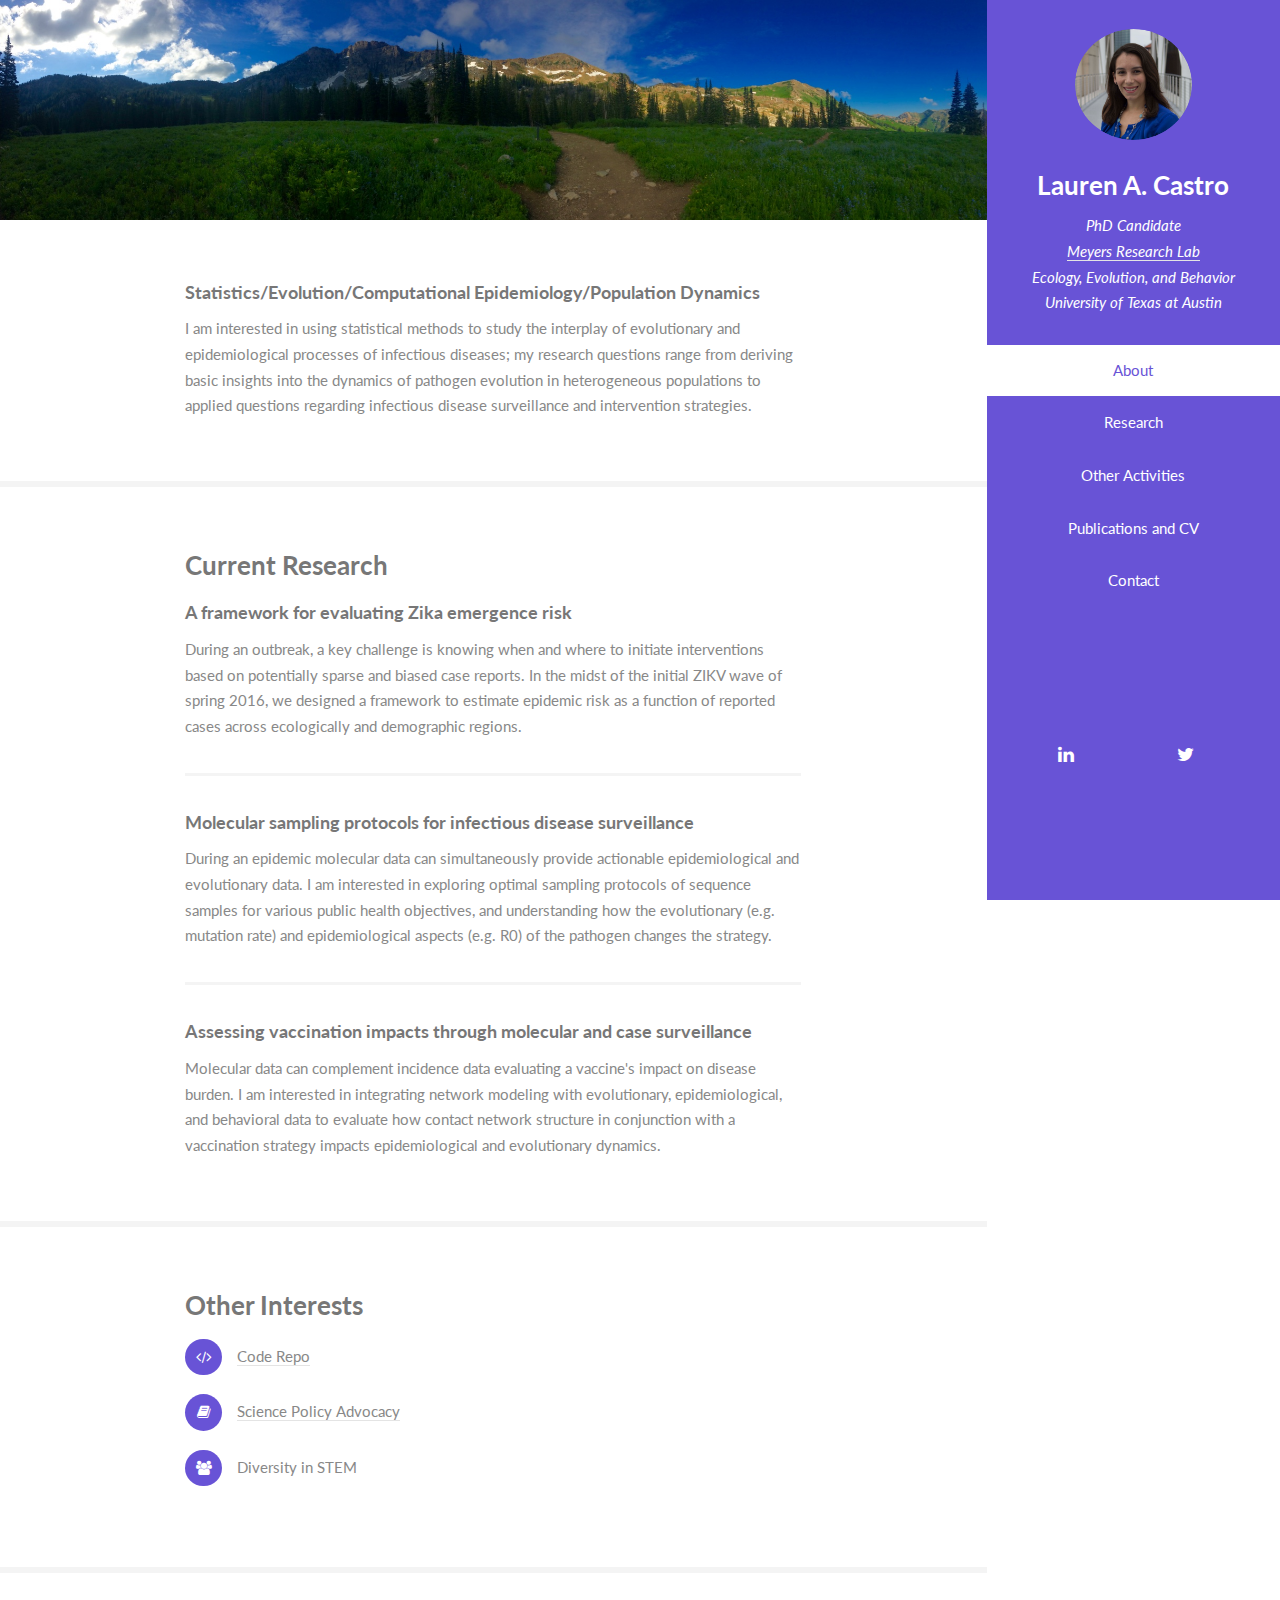
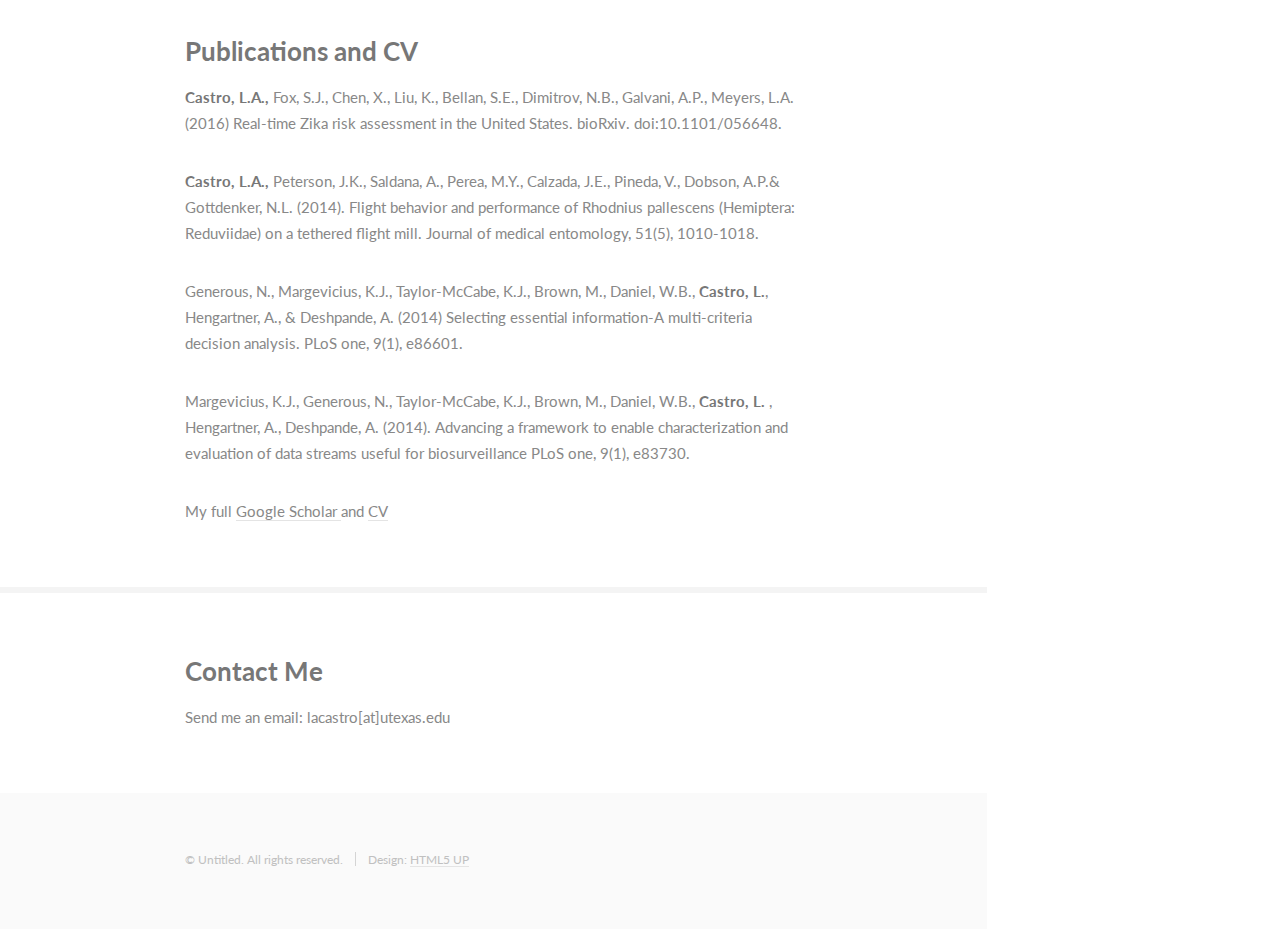
<file: index.html>
<!DOCTYPE HTML>
<!--
	Read Only by HTML5 UP
	html5up.net | @ajlkn
	Free for personal and commercial use under the CCA 3.0 license (html5up.net/license)
-->
<html>
	<head>
		<title>Lauren A. Castro</title>
		<meta charset="utf-8" />
		<meta name="viewport" content="width=device-width, initial-scale=1" />
		<!--[if lte IE 8]><script src="assets/js/ie/html5shiv.js"></script><![endif]-->
		<link rel="stylesheet" href="assets/css/main.css" />
		<!--[if lte IE 8]><link rel="stylesheet" href="assets/css/ie8.css" /><![endif]-->
	</head>
	<body>

		<!-- Header -->
			<section id="header">
				<header>
					<span class="image avatar"><img src="images/avatar.jpg" alt="" /></span>
					<h1 id="logo"><a href="#">Lauren A. Castro</a></h1>
					<p>PhD Candidate <br />
					<a href="http://www.bio.utexas.edu/research/meyers/"> Meyers Research Lab </a> <br />
					Ecology, Evolution, and Behavior <brb />
					University of Texas at Austin </p>
				</header>
				<nav id="nav">
					<ul>
						<li><a href="#one" class="active">About</a></li>
						<li><a href="#two"> Research </a></li>
						<li><a href="#three"> Other Activities</a></li>
						<li><a href="#four">  Publications and CV </a></li>
						<li><a href="#five"> Contact</a></li>
					</ul>
				</nav>
				<footer>
					<ul class="icons">
					<ul class="feature-icons">
					<!--	
						<li><a href="#" class="icon fa-facebook"><span class="label">Facebook</span></a></li>
						<li><a href="#" class="icon fa-github"><span class="label">Github</span></a></li>
						<li><a href="#" class="icon fa-envelope"><span class="label">Email</span></a></li>  -->
						<li><a href="https://www.linkedin.com/in/lauren-castro-729970129?trk=hp-identity-name" class = "icon fa-linkedin">
						<li><a href="#" class="icon fa-twitter"><span class="label">Twitter</span></a></li>
						<span class="label">LinkedIn</span></a></li>
						
					</ul>
				</footer>
				-->
			</section>

		<!-- Wrapper -->
			<div id="wrapper">

				<!-- Main -->
					<div id="main">

						<!-- One -->
							<section id="one">
								<div class="container">
									<header class="major">
										<h4> Statistics/Evolution/Computational Epidemiology/Population Dynamics </h4>
									</header>
									<p> I am interested in using statistical methods to study the interplay of evolutionary and 
									epidemiological processes of infectious diseases; my research questions range from
									deriving basic insights into the dynamics of pathogen evolution in heterogeneous populations to applied 
									questions regarding infectious disease surveillance and intervention strategies. </p>
								</div>
							</section>

						<!-- Two -->
							<section id="two">
								<div class="container">
									<h3>Current Research</h3>
									<div class="features">
										<article>
										<!--	<a href="#" class="image"><img src="images/pic01.jpg" alt="" /></a> -->
											<div class="major">
											<!--	<div class="inner"> -->
												<h4>A framework for evaluating Zika emergence risk</h4>
												<p> During an outbreak, a key challenge is knowing when and where to initiate interventions based on 
												potentially sparse and biased case reports. In the midst of the initial ZIKV wave of spring 2016, we 
												designed a framework to estimate epidemic risk as a function of 
												reported cases across ecologically and demographic regions. </p>
												</div>
										</article>
										<article>
											<!--	<a href="#" class="image"><img src="images/pic02.jpg" alt="" /></a> -->
											<div class="major">
												<h4>Molecular sampling protocols for infectious disease surveillance </h4>
												<p>During an epidemic molecular data can simultaneously provide actionable epidemiological 
												and evolutionary data. I am interested in exploring optimal sampling protocols of sequence samples
												 for various public health objectives, and understanding how the evolutionary (e.g. mutation rate) and 
												 epidemiological aspects (e.g. R0) of the pathogen changes the strategy. </p>
											</div>
										</article>	
										<article>
											<!--	<a href="#" class="image"><img src="images/pic02.jpg" alt="" /></a> -->
											<div class="major">
												<h4>Assessing vaccination impacts through molecular and case surveillance </h4>
												<p> Molecular data can complement incidence data evaluating a vaccine's impact on 
												disease burden.  I am interested in integrating network modeling with 
												evolutionary, epidemiological, and behavioral data to evaluate how contact
												network structure in conjunction with a vaccination strategy impacts epidemiological
												and evolutionary dynamics. </p>
											</div>
										</article>				
								</div>
							</section>

						<!-- Three -->
							<section id="three">
								<div class="container">
									<h3> Other Interests </h3>
									<ul class="feature-icons">
									<article>
										<li class="fa-code"> <span class = "label"> <a href = "https://github.com/LaCastro"> Code Repo </span></a> </li>
										<!-- <li class="fa-bolt"> Mathematical Lineage </li> -->
									</article>
									<article>
										<li class ="fa-book"> <a href="sciencepolicy.html"> Science Policy Advocacy </a> </li> 
									</article>
									<article>	
										<li class ="fa-users"> Diversity in STEM </li> 
									</article>
									</ul>
									<p> 	
										
									<!--	<li class="fa-book">Read books and stuff</li>
										<li class="fa-coffee">Drink much coffee</li>
										<li class="fa-bolt">Lightning bolt</li>
										<li class="fa-users">Shadow clone technique</li>  -->
									
									</div>

							</section>
							
							
						<!-- Four -->
							<section id="four">
								<div class="container">
									<h3> Publications and CV </h3>
									<p> <strong> Castro, L.A.,</strong> Fox, S.J., Chen, X., Liu, K., Bellan, S.E., Dimitrov, N.B., Galvani, A.P., 
									Meyers, L.A. (2016) Real-time Zika risk assessment in the United States. bioRxiv. doi:10.1101/056648. </p>  
									
									<p> <strong> Castro, L.A.,</strong> Peterson, J.K., Saldana, A., Perea, M.Y., Calzada, J.E., Pineda, V., Dobson, A.P.& 
									Gottdenker, N.L. (2014). Flight behavior and performance of Rhodnius pallescens (Hemiptera:
									Reduviidae) on a tethered flight mill. Journal of medical entomology, 51(5), 1010-1018.</p>
									
									<p> Generous, N., Margevicius, K.J., Taylor-McCabe, K.J., Brown, M., Daniel, W.B., <strong> Castro, L.</strong>, Hengartner, A.,
									& Deshpande, A. (2014) Selecting essential information-A multi-criteria decision analysis. PLoS one,
									9(1), e86601. </p>
									
									<p> Margevicius, K.J., Generous, N., Taylor-McCabe, K.J., Brown, M., Daniel, W.B., <strong> Castro, L. </strong>, 
									Hengartner, A., Deshpande, A. (2014). Advancing a framework to enable characterization and evaluation of data streams
									useful for biosurveillance PLoS one, 9(1), e83730. </p> 
									
									<p> My full <a href="https://scholar.google.com/citations?user=HUAyUpoAAAAJ&hl=en&oi=sra"> Google Scholar </a> and 
									<a href="CastroCV.pdf"> CV </a>  </p>
									
								</div>
							</section>


						<!-- Five -->
							<section id="five">
								<div class="container">
									<h3>Contact Me</h3>
									<p> Send me an email: lacastro[at]utexas.edu </p>
									<footer>
										<ul class="icons">
										<ul class="feature-icons">
								<!--	
						<li><a href="#" class="icon fa-facebook"><span class="label">Facebook</span></a></li>
						<li><a href="#" class="icon fa-github"><span class="label">Github</span></a></li>
						<li><a href="#" class="icon fa-envelope"><span class="label">Email</span></a></li>   
						 <li><a href="https://www.linkedin.com/in/lauren-castro-729970129?trk=hp-identity-name" class = "icon fa-linkedin">
						 <span class="label"></span></a></li>
						<li><a href="#" class="icon fa-twitter"><span class="label">Twitter</span></a></li> -->
						
						
					</ul>
				</footer>
								</div>
							</section>

						<!-- Five -->
						<!--
							<section id="five">
								<div class="container">
									<h3>Elements</h3>

									<section>
										<h4>Text</h4>
										<p>This is <b>bold</b> and this is <strong>strong</strong>. This is <i>italic</i> and this is <em>emphasized</em>.
										This is <sup>superscript</sup> text and this is <sub>subscript</sub> text.
										This is <u>underlined</u> and this is code: <code>for (;;) { ... }</code>. Finally, <a href="#">this is a link</a>.</p>
										<hr />
										<header>
											<h4>Heading with a Subtitle</h4>
											<p>Lorem ipsum dolor sit amet nullam id egestas urna aliquam</p>
										</header>
										<p>Nunc lacinia ante nunc ac lobortis. Interdum adipiscing gravida odio porttitor sem non mi integer non faucibus ornare mi ut ante amet placerat aliquet. Volutpat eu sed ante lacinia sapien lorem accumsan varius montes viverra nibh in adipiscing blandit tempus accumsan.</p>
										<header>
											<h5>Heading with a Subtitle</h5>
											<p>Lorem ipsum dolor sit amet nullam id egestas urna aliquam</p>
										</header>
										<p>Nunc lacinia ante nunc ac lobortis. Interdum adipiscing gravida odio porttitor sem non mi integer non faucibus ornare mi ut ante amet placerat aliquet. Volutpat eu sed ante lacinia sapien lorem accumsan varius montes viverra nibh in adipiscing blandit tempus accumsan.</p>
										<hr />
										<h2>Heading Level 2</h2>
										<h3>Heading Level 3</h3>
										<h4>Heading Level 4</h4>
										<h5>Heading Level 5</h5>
										<h6>Heading Level 6</h6>
										<hr />
										<h5>Blockquote</h5>
										<blockquote>Fringilla nisl. Donec accumsan interdum nisi, quis tincidunt felis sagittis eget tempus euismod. Vestibulum ante ipsum primis in faucibus vestibulum. Blandit adipiscing eu felis iaculis volutpat ac adipiscing accumsan faucibus. Vestibulum ante ipsum primis in faucibus lorem ipsum dolor sit amet nullam adipiscing eu felis.</blockquote>
										<h5>Preformatted</h5>
										<pre><code>i = 0;

	while (!deck.isInOrder()) {
	    print 'Iteration ' + i;
	    deck.shuffle();
	    i++;
	}

	print 'It took ' + i + ' iterations to sort the deck.';</code></pre>
									</section>

									<section>
										<h4>Lists</h4>
										<div class="row">
											<div class="6u 12u(xsmall)">
												<h5>Unordered</h5>
												<ul>
													<li>Dolor pulvinar etiam magna etiam.</li>
													<li>Sagittis adipiscing lorem eleifend.</li>
													<li>Felis enim feugiat dolore viverra.</li>
												</ul>
												<h5>Alternate</h5>
												<ul class="alt">
													<li>Dolor pulvinar etiam magna etiam.</li>
													<li>Sagittis adipiscing lorem eleifend.</li>
													<li>Felis enim feugiat dolore viverra.</li>
												</ul>
											</div>
											<div class="6u 12u(xsmall)">
												<h5>Ordered</h5>
												<ol>
													<li>Dolor pulvinar etiam magna etiam.</li>
													<li>Etiam vel felis at lorem sed viverra.</li>
													<li>Felis enim feugiat dolore viverra.</li>
													<li>Dolor pulvinar etiam magna etiam.</li>
													<li>Etiam vel felis at lorem sed viverra.</li>
													<li>Felis enim feugiat dolore viverra.</li>
												</ol>
												<h5>Icons</h5>
												<ul class="icons">
													<li><a href="#" class="icon fa-twitter"><span class="label">Twitter</span></a></li>
													<li><a href="#" class="icon fa-facebook"><span class="label">Facebook</span></a></li>
													<li><a href="#" class="icon fa-instagram"><span class="label">Instagram</span></a></li>
													<li><a href="#" class="icon fa-github"><span class="label">Github</span></a></li>
													<li><a href="#" class="icon fa-dribbble"><span class="label">Dribbble</span></a></li>
													<li><a href="#" class="icon fa-tumblr"><span class="label">Tumblr</span></a></li>
												</ul>
											</div>
										</div>
										<h5>Actions</h5>
										<ul class="actions">
											<li><a href="#" class="button special">Default</a></li>
											<li><a href="#" class="button">Default</a></li>
											<li><a href="#" class="button alt">Default</a></li>
										</ul>
										<ul class="actions small">
											<li><a href="#" class="button special small">Small</a></li>
											<li><a href="#" class="button small">Small</a></li>
											<li><a href="#" class="button alt small">Small</a></li>
										</ul>
										<div class="row">
											<div class="3u 6u(medium) 12u$(xsmall)">
												<ul class="actions vertical">
													<li><a href="#" class="button special">Default</a></li>
													<li><a href="#" class="button">Default</a></li>
													<li><a href="#" class="button alt">Default</a></li>
												</ul>
											</div>
											<div class="3u 6u$(medium) 12u$(xsmall)">
												<ul class="actions vertical small">
													<li><a href="#" class="button special small">Small</a></li>
													<li><a href="#" class="button small">Small</a></li>
													<li><a href="#" class="button alt small">Small</a></li>
												</ul>
											</div>
											<div class="3u 6u(medium) 12u$(xsmall)">
												<ul class="actions vertical">
													<li><a href="#" class="button special fit">Default</a></li>
													<li><a href="#" class="button fit">Default</a></li>
													<li><a href="#" class="button alt fit">Default</a></li>
												</ul>
											</div>
											<div class="3u 6u$(medium) 12u$(xsmall)">
												<ul class="actions vertical small">
													<li><a href="#" class="button special small fit">Small</a></li>
													<li><a href="#" class="button small fit">Small</a></li>
													<li><a href="#" class="button alt small fit">Small</a></li>
												</ul>
											</div>
										</div>
									</section>

									<section>
										<h4>Table</h4>
										<h5>Default</h5>
										<div class="table-wrapper">
											<table>
												<thead>
													<tr>
														<th>Name</th>
														<th>Description</th>
														<th>Price</th>
													</tr>
												</thead>
												<tbody>
													<tr>
														<td>Item One</td>
														<td>Ante turpis integer aliquet porttitor.</td>
														<td>29.99</td>
													</tr>
													<tr>
														<td>Item Two</td>
														<td>Vis ac commodo adipiscing arcu aliquet.</td>
														<td>19.99</td>
													</tr>
													<tr>
														<td>Item Three</td>
														<td> Morbi faucibus arcu accumsan lorem.</td>
														<td>29.99</td>
													</tr>
													<tr>
														<td>Item Four</td>
														<td>Vitae integer tempus condimentum.</td>
														<td>19.99</td>
													</tr>
													<tr>
														<td>Item Five</td>
														<td>Ante turpis integer aliquet porttitor.</td>
														<td>29.99</td>
													</tr>
												</tbody>
												<tfoot>
													<tr>
														<td colspan="2"></td>
														<td>100.00</td>
													</tr>
												</tfoot>
											</table>
										</div>

										<h5>Alternate</h5>
										<div class="table-wrapper">
											<table class="alt">
												<thead>
													<tr>
														<th>Name</th>
														<th>Description</th>
														<th>Price</th>
													</tr>
												</thead>
												<tbody>
													<tr>
														<td>Item One</td>
														<td>Ante turpis integer aliquet porttitor.</td>
														<td>29.99</td>
													</tr>
													<tr>
														<td>Item Two</td>
														<td>Vis ac commodo adipiscing arcu aliquet.</td>
														<td>19.99</td>
													</tr>
													<tr>
														<td>Item Three</td>
														<td> Morbi faucibus arcu accumsan lorem.</td>
														<td>29.99</td>
													</tr>
													<tr>
														<td>Item Four</td>
														<td>Vitae integer tempus condimentum.</td>
														<td>19.99</td>
													</tr>
													<tr>
														<td>Item Five</td>
														<td>Ante turpis integer aliquet porttitor.</td>
														<td>29.99</td>
													</tr>
												</tbody>
												<tfoot>
													<tr>
														<td colspan="2"></td>
														<td>100.00</td>
													</tr>
												</tfoot>
											</table>
										</div>
									</section>

									<section>
										<h4>Buttons</h4>
										<ul class="actions">
											<li><a href="#" class="button special">Special</a></li>
											<li><a href="#" class="button">Default</a></li>
											<li><a href="#" class="button alt">Alternate</a></li>
										</ul>
										<ul class="actions">
											<li><a href="#" class="button special big">Big</a></li>
											<li><a href="#" class="button">Default</a></li>
											<li><a href="#" class="button alt small">Small</a></li>
										</ul>
										<ul class="actions fit">
											<li><a href="#" class="button special fit">Fit</a></li>
											<li><a href="#" class="button fit">Fit</a></li>
											<li><a href="#" class="button alt fit">Fit</a></li>
										</ul>
										<ul class="actions fit small">
											<li><a href="#" class="button special fit small">Fit + Small</a></li>
											<li><a href="#" class="button fit small">Fit + Small</a></li>
											<li><a href="#" class="button alt fit small">Fit + Small</a></li>
										</ul>
										<ul class="actions">
											<li><a href="#" class="button special icon fa-download">Icon</a></li>
											<li><a href="#" class="button icon fa-download">Icon</a></li>
											<li><a href="#" class="button alt icon fa-check">Icon</a></li>
										</ul>
										<ul class="actions">
											<li><span class="button special disabled">Special</span></li>
											<li><span class="button disabled">Default</span></li>
											<li><span class="button alt disabled">Alternate</span></li>
										</ul>
									</section>

									<section>
										<h4>Form</h4>
										<form method="post" action="#">
											<div class="row uniform">
												<div class="6u 12u(xsmall)">
													<input type="text" name="demo-name" id="demo-name" value="" placeholder="Name" />
												</div>
												<div class="6u 12u(xsmall)">
													<input type="email" name="demo-email" id="demo-email" value="" placeholder="Email" />
												</div>
											</div>
											<div class="row uniform">
												<div class="12u">
													<div class="select-wrapper">
														<select name="demo-category" id="demo-category">
															<option value="">- Category -</option>
															<option value="1">Manufacturing</option>
															<option value="1">Shipping</option>
															<option value="1">Administration</option>
															<option value="1">Human Resources</option>
														</select>
													</div>
												</div>
											</div>
											<div class="row uniform">
												<div class="4u 12u(medium)">
													<input type="radio" id="demo-priority-low" name="demo-priority" checked>
													<label for="demo-priority-low">Low Priority</label>
												</div>
												<div class="4u 12u(medium)">
													<input type="radio" id="demo-priority-normal" name="demo-priority">
													<label for="demo-priority-normal">Normal Priority</label>
												</div>
												<div class="4u 12u(medium)">
													<input type="radio" id="demo-priority-high" name="demo-priority">
													<label for="demo-priority-high">High Priority</label>
												</div>
											</div>
											<div class="row uniform">
												<div class="6u 12u(medium)">
													<input type="checkbox" id="demo-copy" name="demo-copy">
													<label for="demo-copy">Email me a copy of this message</label>
												</div>
												<div class="6u 12u(medium)">
													<input type="checkbox" id="demo-human" name="demo-human" checked>
													<label for="demo-human">I am a human and not a robot</label>
												</div>
											</div>
											<div class="row uniform">
												<div class="12u">
													<textarea name="demo-message" id="demo-message" placeholder="Enter your message" rows="6"></textarea>
												</div>
											</div>
											<div class="row uniform">
												<div class="12u">
													<ul class="actions">
														<li><input type="submit" value="Send Message" /></li>
														<li><input type="reset" value="Reset" class="alt" /></li>
													</ul>
												</div>
											</div>
										</form>
									</section>

									<section>
										<h4>Image</h4>
										<h5>Fit</h5>
										<span class="image fit"><img src="images/banner.jpg" alt="" /></span>
										<div class="box alt">
											<div class="row 50% uniform">
												<div class="4u"><span class="image fit"><img src="images/pic01.jpg" alt="" /></span></div>
												<div class="4u"><span class="image fit"><img src="images/pic02.jpg" alt="" /></span></div>
												<div class="4u"><span class="image fit"><img src="images/pic03.jpg" alt="" /></span></div>
											</div>
											<div class="row 50% uniform">
												<div class="4u"><span class="image fit"><img src="images/pic02.jpg" alt="" /></span></div>
												<div class="4u"><span class="image fit"><img src="images/pic03.jpg" alt="" /></span></div>
												<div class="4u"><span class="image fit"><img src="images/pic01.jpg" alt="" /></span></div>
											</div>
											<div class="row 50% uniform">
												<div class="4u"><span class="image fit"><img src="images/pic03.jpg" alt="" /></span></div>
												<div class="4u"><span class="image fit"><img src="images/pic01.jpg" alt="" /></span></div>
												<div class="4u"><span class="image fit"><img src="images/pic02.jpg" alt="" /></span></div>
											</div>
										</div>
										<h5>Left &amp; Right</h5>
										<p><span class="image left"><img src="images/avatar.jpg" alt="" /></span>Fringilla nisl. Donec accumsan interdum nisi, quis tincidunt felis sagittis eget. tempus euismod. Vestibulum ante ipsum primis in faucibus vestibulum. Blandit adipiscing eu felis iaculis volutpat ac adipiscing accumsan eu faucibus. Integer ac pellentesque praesent tincidunt felis sagittis eget. tempus euismod. Vestibulum ante ipsum primis in faucibus vestibulum. Blandit adipiscing eu felis iaculis volutpat ac adipiscing accumsan eu faucibus. Integer ac pellentesque praesent. Donec accumsan interdum nisi, quis tincidunt felis sagittis eget. tempus euismod. Vestibulum ante ipsum primis in faucibus vestibulum. Blandit adipiscing eu felis iaculis volutpat ac adipiscing accumsan eu faucibus. Integer ac pellentesque praesent tincidunt felis sagittis eget. tempus euismod. Vestibulum ante ipsum primis in faucibus vestibulum. Blandit adipiscing eu felis iaculis volutpat ac adipiscing accumsan eu faucibus. Integer ac pellentesque praesent.</p>
										<p><span class="image right"><img src="images/avatar.jpg" alt="" /></span>Fringilla nisl. Donec accumsan interdum nisi, quis tincidunt felis sagittis eget. tempus euismod. Vestibulum ante ipsum primis in faucibus vestibulum. Blandit adipiscing eu felis iaculis volutpat ac adipiscing accumsan eu faucibus. Integer ac pellentesque praesent tincidunt felis sagittis eget. tempus euismod. Vestibulum ante ipsum primis in faucibus vestibulum. Blandit adipiscing eu felis iaculis volutpat ac adipiscing accumsan eu faucibus. Integer ac pellentesque praesent. Donec accumsan interdum nisi, quis tincidunt felis sagittis eget. tempus euismod. Vestibulum ante ipsum primis in faucibus vestibulum. Blandit adipiscing eu felis iaculis volutpat ac adipiscing accumsan eu faucibus. Integer ac pellentesque praesent tincidunt felis sagittis eget. tempus euismod. Vestibulum ante ipsum primis in faucibus vestibulum. Blandit adipiscing eu felis iaculis volutpat ac adipiscing accumsan eu faucibus. Integer ac pellentesque praesent.</p>
									</section>

								</div>
							</section>
						-->

					</div>

				<!-- Footer -->
					<section id="footer">
						<div class="container">
							<ul class="copyright">
								<li>&copy; Untitled. All rights reserved.</li><li>Design: <a href="http://html5up.net">HTML5 UP</a></li>
							</ul>
						</div>
					</section>

			</div>

		<!-- Scripts -->
			<script src="assets/js/jquery.min.js"></script>
			<script src="assets/js/jquery.scrollzer.min.js"></script>
			<script src="assets/js/jquery.scrolly.min.js"></script>
			<script src="assets/js/skel.min.js"></script>
			<script src="assets/js/util.js"></script>
			<!--[if lte IE 8]><script src="assets/js/ie/respond.min.js"></script><![endif]-->
			<script src="assets/js/main.js"></script>

	</body>
</html>
</file>
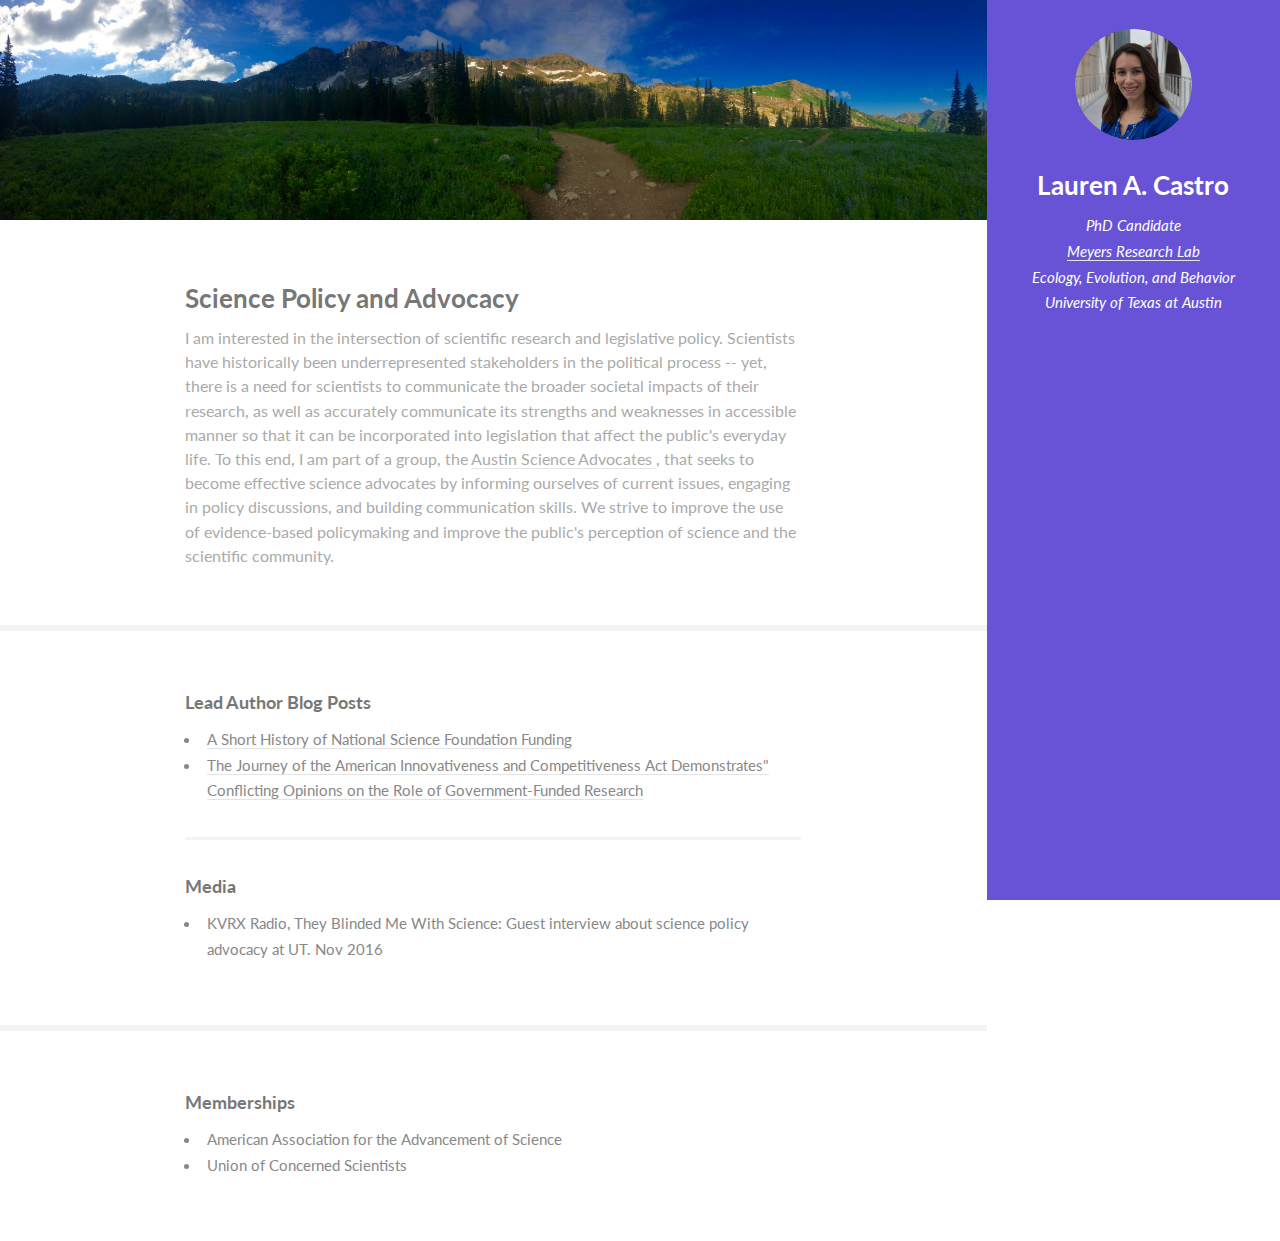
<file: sciencepolicy.html>
<!DOCTYPE HTML><html>
	<head>
		<title>Lauren A. Castro</title>
		<meta charset="utf-8" />
		<meta name="viewport" content="width=device-width, initial-scale=1" />
		<!--[if lte IE 8]><script src="assets/js/ie/html5shiv.js"></script><![endif]-->
		<link rel="stylesheet" href="assets/css/main.css" />
		<!--[if lte IE 8]><link rel="stylesheet" href="assets/css/ie8.css" /><![endif]-->
	</head>
	<body>

		<!-- Header -->
			<section id="header">
				<header>
					<span class="image avatar"><img src="images/avatar.jpg" alt="" /></span>
					<h1 id="logo"><a href="index.html">Lauren A. Castro</a></h1>
					<p>PhD Candidate <br />
					<a href="http://www.bio.utexas.edu/research/meyers/"> Meyers Research Lab </a> <br />
					Ecology, Evolution, and Behavior <brb />
					University of Texas at Austin </p>
				</header>
				<nav id="nav">
				<!--	<ul>
						<li><a href="#one" class="active">About</a></li>
						<li><a href="#two"> Research </a></li>
						<li><a href="#three"> Other Activities</a></li>
						<li><a href="#four">  Publications and CV </a></li>
						<li><a href="#five"> Contact</a></li>
					</ul> -->
				</nav>
				<footer>
					<ul class="icons">
					<ul class="feature-icons">
					<!--	
						<li><a href="#" class="icon fa-facebook"><span class="label">Facebook</span></a></li>
						<li><a href="#" class="icon fa-github"><span class="label">Github</span></a></li>
						<li><a href="#" class="icon fa-envelope"><span class="label">Email</span></a></li>  
						<li><a href="https://www.linkedin.com/in/lauren-castro-729970129?trk=hp-identity-name" class = "icon fa-linkedin">
						<li><a href="#" class="icon fa-twitter"><span class="label">Twitter</span></a></li>
						<span class="label">LinkedIn</span></a></li> -->
						
					</ul>
				</footer>
			</section>
				
			
		<!-- Wrapper -->
	
			<div id="wrapper">

				<!-- Main -->
					<div id="main">

						<!-- One -->
							<section id="one">
								<div class="container">
									<header class="major">
										<h3> Science Policy and Advocacy </h3>
										<p> I am interested in the intersection of scientific research and legislative policy. Scientists have historically been underrepresented 
										stakeholders in the political process -- yet, there is a need for scientists to communicate the broader societal impacts of their research, 
										as well as accurately communicate its strengths and weaknesses  in accessible manner so that it can be incorporated into 
										legislation that affect the public's everyday life. To this end, I am part of a group, the <a href = https://austinscienceadvoctes.wordpress.com
										> Austin Science Advocates </a> , that seeks to become effective science advocates by informing ourselves of current issues, 
										engaging in policy discussions, and building communication skills.  We strive to improve 
										the use of evidence-based policymaking and improve the public's perception of science and the scientific community. </p>
									</header>
								</div>
							</section>
							
				<!-- Two -->
							<section id="two">
								<div class="container">
									<h4> Lead Author Blog Posts </h4>
									<div class="features">
										<article>
										<!--	<a href="#" class="image"><img src="images/pic01.jpg" alt="" /></a> -->
											<div class="major">
											<!--	<div class="inner"> -->
											<ul><li> <a href = https://austinscienceadvocates.wordpress.com/2017/03/02/a-short-history-of-national-science-foundation-funding/> 
											A Short History of National Science Foundation Funding </a> </li>
											<li> <a href = "https://austinscienceadvocates.wordpress.com/2017/03/08/the-journey-of-the-american-innovativeness-and-competitiveness-act-demonstrates-conflicting-opinions-on-the-role-of-government-funded-basic-research"> 
											The Journey of the American Innovativeness and Competitiveness Act Demonstrates"
											Conflicting Opinions on the Role of Government-Funded Research </a> </li> </ul>			
											</div>
										</article>	
										<article>			
											<div class="major">
												<h4> Media </h4>
												
												<ul> <li> KVRX Radio, They Blinded Me With Science: Guest interview about 
												science policy advocacy at UT. Nov 2016 </li></ul>											
											</div>	
										</article>			
								</div>
							</section>
							
				<!-- Three -->			
							<section id="two">
								<div class="container">
									<h4> Memberships </h4>
									<div class="features">
										<article>
										<!--	<a href="#" class="image"><img src="images/pic01.jpg" alt="" /></a> -->
											<div class="major">
											<!--	<div class="inner"> -->
											<ul><li> American Association for the Advancement of Science </li>
											<li> Union of Concerned Scientists </li> </ul>			
											</div>	
								</div>
							</section>




		<!-- Scripts -->
			<script src="assets/js/jquery.min.js"></script>
			<script src="assets/js/jquery.scrollzer.min.js"></script>
			<script src="assets/js/jquery.scrolly.min.js"></script>
			<script src="assets/js/skel.min.js"></script>
			<script src="assets/js/util.js"></script>
			<!--[if lte IE 8]><script src="assets/js/ie/respond.min.js"></script><![endif]-->
			<script src="assets/js/main.js"></script>

	</body>
</html>
</file>
<file: assets/css/ie8.css>
/*
	Read Only by HTML5 UP
	html5up.net | @ajlkn
	Free for personal and commercial use under the CCA 3.0 license (html5up.net/license)
*/

/* Basic */

	code,
	input[type="text"],
	input[type="password"],
	input[type="email"],
	select,
	textarea,
	.box,
	.image,
	.image img,
	input[type="submit"],
	input[type="reset"],
	input[type="button"],
	.button {
		position: relative;
		-ms-behavior: url("assets/js/ie/PIE.htc");
	}

/* Form */

	input[type="text"],
	input[type="password"],
	input[type="email"],
	select {
		line-height: 2.75em;
	}

	input[type="checkbox"],
	input[type="radio"] {
		-moz-appearance: normal;
		-webkit-appearance: normal;
		-ms-appearance: normal;
		appearance: normal;
	}

		input[type="checkbox"] + label,
		input[type="radio"] + label {
			padding: 0 0 0 1.5em;
		}

			input[type="checkbox"] + label:before,
			input[type="radio"] + label:before {
				display: none;
			}

/* Button */

	input[type="submit"].alt,
	input[type="reset"].alt,
	input[type="button"].alt,
	.button.alt {
		border: solid 2px #e4e4e4;
	}
</file>
<file: assets/css/main.css>
@import url("font-awesome.min.css");
@import url("https://fonts.googleapis.com/css?family=Lato:400,400italic,700,700italic|Source+Code+Pro:400");

/*
	Read Only by HTML5 UP
	html5up.net | @ajlkn
	Free for personal and commercial use under the CCA 3.0 license (html5up.net/license)
*/

/* Reset */

	html, body, div, span, applet, object, iframe, h1, h2, h3, h4, h5, h6, p, blockquote, pre, a, abbr, acronym, address, big, cite, code, del, dfn, em, img, ins, kbd, q, s, samp, small, strike, strong, sub, sup, tt, var, b, u, i, center, dl, dt, dd, ol, ul, li, fieldset, form, label, legend, table, caption, tbody, tfoot, thead, tr, th, td, article, aside, canvas, details, embed, figure, figcaption, footer, header, hgroup, menu, nav, output, ruby, section, summary, time, mark, audio, video {
		margin: 0;
		padding: 0;
		border: 0;
		font-size: 100%;
		font: inherit;
		vertical-align: baseline;
	}

	article, aside, details, figcaption, figure, footer, header, hgroup, menu, nav, section {
		display: block;
	}

	body {
		line-height: 1;
	}

	ol, ul {
		list-style: none;
	}

	blockquote, q {
		quotes: none;
	}

	blockquote:before, blockquote:after, q:before, q:after {
		content: '';
		content: none;
	}

	table {
		border-collapse: collapse;
		border-spacing: 0;
	}

	body {
		-webkit-text-size-adjust: none;
	}

/* Box Model */

	*, *:before, *:after {
		-moz-box-sizing: border-box;
		-webkit-box-sizing: border-box;
		box-sizing: border-box;
	}

/* Containers */

	.container {
		margin-left: auto;
		margin-right: auto;
	}

	.container.\31 25\25 {
		width: 100%;
		max-width: 56.25em;
		min-width: 45em;
	}

	.container.\37 5\25 {
		width: 33.75em;
	}

	.container.\35 0\25 {
		width: 22.5em;
	}

	.container.\32 5\25 {
		width: 11.25em;
	}

	.container {
		width: 45em;
	}

	@media screen and (max-width: 1680px) {

		.container.\31 25\25 {
			width: 100%;
			max-width: 56.25em; 	
			min-width: 45em;
		}

		.container.\37 5\25 {
			width: 33.75em;
		}

		.container.\35 0\25 {
			width: 22.5em;
		}

		.container.\32 5\25 {
			width: 11.25em;
		}

		.container {
			width: 45em;
		}

	}

	@media screen and (max-width: 1280px) {

		.container.\31 25\25 {
			width: 100%;
			max-width: 52.5em;
			min-width: 42em;
		}

		.container.\37 5\25 {
			width: 31.5em;
		}

		.container.\35 0\25 {
			width: 21em;
		}

		.container.\32 5\25 {
			width: 10.5em;
		}

		.container {
			width: 42em;
		}

	}

	@media screen and (max-width: 1024px) {

		.container.\31 25\25 {
			width: 100%;
			max-width: 106.25%;
			min-width: 85%;
		}

		.container.\37 5\25 {
			width: 63.75%;
		}

		.container.\35 0\25 {
			width: 42.5%;
		}

		.container.\32 5\25 {
			width: 21.25%;
		}

		.container {
			width: 85% !important;
		}

	}

	@media screen and (max-width: 736px) {

		.container.\31 25\25 {
			width: 100%;
			max-width: 112.5%;
			min-width: 90%;
		}

		.container.\37 5\25 {
			width: 67.5%;
		}

		.container.\35 0\25 {
			width: 45%;
		}

		.container.\32 5\25 {
			width: 22.5%;
		}

		.container {
			width: 90% !important;
		}

	}

	@media screen and (max-width: 480px) {

		.container.\31 25\25 {
			width: 100%;
			max-width: 112.5%;
			min-width: 90%;
		}

		.container.\37 5\25 {
			width: 67.5%;
		}

		.container.\35 0\25 {
			width: 45%;
		}

		.container.\32 5\25 {
			width: 22.5%;
		}

		.container {
			width: 90% !important;
		}

	}

/* Grid */

	.row {
		border-bottom: solid 1px transparent;
		-moz-box-sizing: border-box;
		-webkit-box-sizing: border-box;
		box-sizing: border-box;
	}

	.row > * {
		float: left;
		-moz-box-sizing: border-box;
		-webkit-box-sizing: border-box;
		box-sizing: border-box;
	}

	.row:after, .row:before {
		content: '';
		display: block;
		clear: both;
		height: 0;
	}

	.row.uniform > * > :first-child {
		margin-top: 0;
	}

	.row.uniform > * > :last-child {
		margin-bottom: 0;
	}

	.row.\30 \25 > * {
		padding: 0 0 0 0em;
	}

	.row.\30 \25 {
		margin: 0 0 -1px 0em;
	}

	.row.uniform.\30 \25 > * {
		padding: 0em 0 0 0em;
	}

	.row.uniform.\30 \25 {
		margin: 0em 0 -1px 0em;
	}

	.row > * {
		padding: 0 0 0 2em;
	}

	.row {
		margin: 0 0 -1px -2em;
	}

	.row.uniform > * {
		padding: 2em 0 0 2em;
	}

	.row.uniform {
		margin: -2em 0 -1px -2em;
	}

	.row.\32 00\25 > * {
		padding: 0 0 0 4em;
	}

	.row.\32 00\25 {
		margin: 0 0 -1px -4em;
	}

	.row.uniform.\32 00\25 > * {
		padding: 4em 0 0 4em;
	}

	.row.uniform.\32 00\25 {
		margin: -4em 0 -1px -4em;
	}

	.row.\31 50\25 > * {
		padding: 0 0 0 3em;
	}

	.row.\31 50\25 {
		margin: 0 0 -1px -3em;
	}

	.row.uniform.\31 50\25 > * {
		padding: 3em 0 0 3em;
	}

	.row.uniform.\31 50\25 {
		margin: -3em 0 -1px -3em;
	}

	.row.\35 0\25 > * {
		padding: 0 0 0 1em;
	}

	.row.\35 0\25 {
		margin: 0 0 -1px -1em;
	}

	.row.uniform.\35 0\25 > * {
		padding: 1em 0 0 1em;
	}

	.row.uniform.\35 0\25 {
		margin: -1em 0 -1px -1em;
	}

	.row.\32 5\25 > * {
		padding: 0 0 0 0.5em;
	}

	.row.\32 5\25 {
		margin: 0 0 -1px -0.5em;
	}

	.row.uniform.\32 5\25 > * {
		padding: 0.5em 0 0 0.5em;
	}

	.row.uniform.\32 5\25 {
		margin: -0.5em 0 -1px -0.5em;
	}

	.\31 2u, .\31 2u\24 {
		width: 100%;
		clear: none;
		margin-left: 0;
	}

	.\31 1u, .\31 1u\24 {
		width: 91.6666666667%;
		clear: none;
		margin-left: 0;
	}

	.\31 0u, .\31 0u\24 {
		width: 83.3333333333%;
		clear: none;
		margin-left: 0;
	}

	.\39 u, .\39 u\24 {
		width: 75%;
		clear: none;
		margin-left: 0;
	}

	.\38 u, .\38 u\24 {
		width: 66.6666666667%;
		clear: none;
		margin-left: 0;
	}

	.\37 u, .\37 u\24 {
		width: 58.3333333333%;
		clear: none;
		margin-left: 0;
	}

	.\36 u, .\36 u\24 {
		width: 50%;
		clear: none;
		margin-left: 0;
	}

	.\35 u, .\35 u\24 {
		width: 41.6666666667%;
		clear: none;
		margin-left: 0;
	}

	.\34 u, .\34 u\24 {
		width: 33.3333333333%;
		clear: none;
		margin-left: 0;
	}

	.\33 u, .\33 u\24 {
		width: 25%;
		clear: none;
		margin-left: 0;
	}

	.\32 u, .\32 u\24 {
		width: 16.6666666667%;
		clear: none;
		margin-left: 0;
	}

	.\31 u, .\31 u\24 {
		width: 8.3333333333%;
		clear: none;
		margin-left: 0;
	}

	.\31 2u\24 + *,
	.\31 1u\24 + *,
	.\31 0u\24 + *,
	.\39 u\24 + *,
	.\38 u\24 + *,
	.\37 u\24 + *,
	.\36 u\24 + *,
	.\35 u\24 + *,
	.\34 u\24 + *,
	.\33 u\24 + *,
	.\32 u\24 + *,
	.\31 u\24 + * {
		clear: left;
	}

	.\-11u {
		margin-left: 91.66667%;
	}

	.\-10u {
		margin-left: 83.33333%;
	}

	.\-9u {
		margin-left: 75%;
	}

	.\-8u {
		margin-left: 66.66667%;
	}

	.\-7u {
		margin-left: 58.33333%;
	}

	.\-6u {
		margin-left: 50%;
	}

	.\-5u {
		margin-left: 41.66667%;
	}

	.\-4u {
		margin-left: 33.33333%;
	}

	.\-3u {
		margin-left: 25%;
	}

	.\-2u {
		margin-left: 16.66667%;
	}

	.\-1u {
		margin-left: 8.33333%;
	}

	@media screen and (max-width: 1680px) {

		.row > * {
			padding: 0 0 0 2em;
		}

		.row {
			margin: 0 0 -1px -2em;
		}

		.row.uniform > * {
			padding: 2em 0 0 2em;
		}

		.row.uniform {
			margin: -2em 0 -1px -2em;
		}

		.row.\32 00\25 > * {
			padding: 0 0 0 4em;
		}

		.row.\32 00\25 {
			margin: 0 0 -1px -4em;
		}

		.row.uniform.\32 00\25 > * {
			padding: 4em 0 0 4em;
		}

		.row.uniform.\32 00\25 {
			margin: -4em 0 -1px -4em;
		}

		.row.\31 50\25 > * {
			padding: 0 0 0 3em;
		}

		.row.\31 50\25 {
			margin: 0 0 -1px -3em;
		}

		.row.uniform.\31 50\25 > * {
			padding: 3em 0 0 3em;
		}

		.row.uniform.\31 50\25 {
			margin: -3em 0 -1px -3em;
		}

		.row.\35 0\25 > * {
			padding: 0 0 0 1em;
		}

		.row.\35 0\25 {
			margin: 0 0 -1px -1em;
		}

		.row.uniform.\35 0\25 > * {
			padding: 1em 0 0 1em;
		}

		.row.uniform.\35 0\25 {
			margin: -1em 0 -1px -1em;
		}

		.row.\32 5\25 > * {
			padding: 0 0 0 0.5em;
		}

		.row.\32 5\25 {
			margin: 0 0 -1px -0.5em;
		}

		.row.uniform.\32 5\25 > * {
			padding: 0.5em 0 0 0.5em;
		}

		.row.uniform.\32 5\25 {
			margin: -0.5em 0 -1px -0.5em;
		}

		.\31 2u\28xlarge\29, .\31 2u\24\28xlarge\29 {
			width: 100%;
			clear: none;
			margin-left: 0;
		}

		.\31 1u\28xlarge\29, .\31 1u\24\28xlarge\29 {
			width: 91.6666666667%;
			clear: none;
			margin-left: 0;
		}

		.\31 0u\28xlarge\29, .\31 0u\24\28xlarge\29 {
			width: 83.3333333333%;
			clear: none;
			margin-left: 0;
		}

		.\39 u\28xlarge\29, .\39 u\24\28xlarge\29 {
			width: 75%;
			clear: none;
			margin-left: 0;
		}

		.\38 u\28xlarge\29, .\38 u\24\28xlarge\29 {
			width: 66.6666666667%;
			clear: none;
			margin-left: 0;
		}

		.\37 u\28xlarge\29, .\37 u\24\28xlarge\29 {
			width: 58.3333333333%;
			clear: none;
			margin-left: 0;
		}

		.\36 u\28xlarge\29, .\36 u\24\28xlarge\29 {
			width: 50%;
			clear: none;
			margin-left: 0;
		}

		.\35 u\28xlarge\29, .\35 u\24\28xlarge\29 {
			width: 41.6666666667%;
			clear: none;
			margin-left: 0;
		}

		.\34 u\28xlarge\29, .\34 u\24\28xlarge\29 {
			width: 33.3333333333%;
			clear: none;
			margin-left: 0;
		}

		.\33 u\28xlarge\29, .\33 u\24\28xlarge\29 {
			width: 25%;
			clear: none;
			margin-left: 0;
		}

		.\32 u\28xlarge\29, .\32 u\24\28xlarge\29 {
			width: 16.6666666667%;
			clear: none;
			margin-left: 0;
		}

		.\31 u\28xlarge\29, .\31 u\24\28xlarge\29 {
			width: 8.3333333333%;
			clear: none;
			margin-left: 0;
		}

		.\31 2u\24\28xlarge\29 + *,
		.\31 1u\24\28xlarge\29 + *,
		.\31 0u\24\28xlarge\29 + *,
		.\39 u\24\28xlarge\29 + *,
		.\38 u\24\28xlarge\29 + *,
		.\37 u\24\28xlarge\29 + *,
		.\36 u\24\28xlarge\29 + *,
		.\35 u\24\28xlarge\29 + *,
		.\34 u\24\28xlarge\29 + *,
		.\33 u\24\28xlarge\29 + *,
		.\32 u\24\28xlarge\29 + *,
		.\31 u\24\28xlarge\29 + * {
			clear: left;
		}

		.\-11u\28xlarge\29 {
			margin-left: 91.66667%;
		}

		.\-10u\28xlarge\29 {
			margin-left: 83.33333%;
		}

		.\-9u\28xlarge\29 {
			margin-left: 75%;
		}

		.\-8u\28xlarge\29 {
			margin-left: 66.66667%;
		}

		.\-7u\28xlarge\29 {
			margin-left: 58.33333%;
		}

		.\-6u\28xlarge\29 {
			margin-left: 50%;
		}

		.\-5u\28xlarge\29 {
			margin-left: 41.66667%;
		}

		.\-4u\28xlarge\29 {
			margin-left: 33.33333%;
		}

		.\-3u\28xlarge\29 {
			margin-left: 25%;
		}

		.\-2u\28xlarge\29 {
			margin-left: 16.66667%;
		}

		.\-1u\28xlarge\29 {
			margin-left: 8.33333%;
		}

	}

	@media screen and (max-width: 1280px) {

		.row > * {
			padding: 0 0 0 1.5em;
		}

		.row {
			margin: 0 0 -1px -1.5em;
		}

		.row.uniform > * {
			padding: 1.5em 0 0 1.5em;
		}

		.row.uniform {
			margin: -1.5em 0 -1px -1.5em;
		}

		.row.\32 00\25 > * {
			padding: 0 0 0 3em;
		}

		.row.\32 00\25 {
			margin: 0 0 -1px -3em;
		}

		.row.uniform.\32 00\25 > * {
			padding: 3em 0 0 3em;
		}

		.row.uniform.\32 00\25 {
			margin: -3em 0 -1px -3em;
		}

		.row.\31 50\25 > * {
			padding: 0 0 0 2.25em;
		}

		.row.\31 50\25 {
			margin: 0 0 -1px -2.25em;
		}

		.row.uniform.\31 50\25 > * {
			padding: 2.25em 0 0 2.25em;
		}

		.row.uniform.\31 50\25 {
			margin: -2.25em 0 -1px -2.25em;
		}

		.row.\35 0\25 > * {
			padding: 0 0 0 0.75em;
		}

		.row.\35 0\25 {
			margin: 0 0 -1px -0.75em;
		}

		.row.uniform.\35 0\25 > * {
			padding: 0.75em 0 0 0.75em;
		}

		.row.uniform.\35 0\25 {
			margin: -0.75em 0 -1px -0.75em;
		}

		.row.\32 5\25 > * {
			padding: 0 0 0 0.375em;
		}

		.row.\32 5\25 {
			margin: 0 0 -1px -0.375em;
		}

		.row.uniform.\32 5\25 > * {
			padding: 0.375em 0 0 0.375em;
		}

		.row.uniform.\32 5\25 {
			margin: -0.375em 0 -1px -0.375em;
		}

		.\31 2u\28large\29, .\31 2u\24\28large\29 {
			width: 100%;
			clear: none;
			margin-left: 0;
		}

		.\31 1u\28large\29, .\31 1u\24\28large\29 {
			width: 91.6666666667%;
			clear: none;
			margin-left: 0;
		}

		.\31 0u\28large\29, .\31 0u\24\28large\29 {
			width: 83.3333333333%;
			clear: none;
			margin-left: 0;
		}

		.\39 u\28large\29, .\39 u\24\28large\29 {
			width: 75%;
			clear: none;
			margin-left: 0;
		}

		.\38 u\28large\29, .\38 u\24\28large\29 {
			width: 66.6666666667%;
			clear: none;
			margin-left: 0;
		}

		.\37 u\28large\29, .\37 u\24\28large\29 {
			width: 58.3333333333%;
			clear: none;
			margin-left: 0;
		}

		.\36 u\28large\29, .\36 u\24\28large\29 {
			width: 50%;
			clear: none;
			margin-left: 0;
		}

		.\35 u\28large\29, .\35 u\24\28large\29 {
			width: 41.6666666667%;
			clear: none;
			margin-left: 0;
		}

		.\34 u\28large\29, .\34 u\24\28large\29 {
			width: 33.3333333333%;
			clear: none;
			margin-left: 0;
		}

		.\33 u\28large\29, .\33 u\24\28large\29 {
			width: 25%;
			clear: none;
			margin-left: 0;
		}

		.\32 u\28large\29, .\32 u\24\28large\29 {
			width: 16.6666666667%;
			clear: none;
			margin-left: 0;
		}

		.\31 u\28large\29, .\31 u\24\28large\29 {
			width: 8.3333333333%;
			clear: none;
			margin-left: 0;
		}

		.\31 2u\24\28large\29 + *,
		.\31 1u\24\28large\29 + *,
		.\31 0u\24\28large\29 + *,
		.\39 u\24\28large\29 + *,
		.\38 u\24\28large\29 + *,
		.\37 u\24\28large\29 + *,
		.\36 u\24\28large\29 + *,
		.\35 u\24\28large\29 + *,
		.\34 u\24\28large\29 + *,
		.\33 u\24\28large\29 + *,
		.\32 u\24\28large\29 + *,
		.\31 u\24\28large\29 + * {
			clear: left;
		}

		.\-11u\28large\29 {
			margin-left: 91.66667%;
		}

		.\-10u\28large\29 {
			margin-left: 83.33333%;
		}

		.\-9u\28large\29 {
			margin-left: 75%;
		}

		.\-8u\28large\29 {
			margin-left: 66.66667%;
		}

		.\-7u\28large\29 {
			margin-left: 58.33333%;
		}

		.\-6u\28large\29 {
			margin-left: 50%;
		}

		.\-5u\28large\29 {
			margin-left: 41.66667%;
		}

		.\-4u\28large\29 {
			margin-left: 33.33333%;
		}

		.\-3u\28large\29 {
			margin-left: 25%;
		}

		.\-2u\28large\29 {
			margin-left: 16.66667%;
		}

		.\-1u\28large\29 {
			margin-left: 8.33333%;
		}

	}

	@media screen and (max-width: 1024px) {

		.row > * {
			padding: 0 0 0 1.5em;
		}

		.row {
			margin: 0 0 -1px -1.5em;
		}

		.row.uniform > * {
			padding: 1.5em 0 0 1.5em;
		}

		.row.uniform {
			margin: -1.5em 0 -1px -1.5em;
		}

		.row.\32 00\25 > * {
			padding: 0 0 0 3em;
		}

		.row.\32 00\25 {
			margin: 0 0 -1px -3em;
		}

		.row.uniform.\32 00\25 > * {
			padding: 3em 0 0 3em;
		}

		.row.uniform.\32 00\25 {
			margin: -3em 0 -1px -3em;
		}

		.row.\31 50\25 > * {
			padding: 0 0 0 2.25em;
		}

		.row.\31 50\25 {
			margin: 0 0 -1px -2.25em;
		}

		.row.uniform.\31 50\25 > * {
			padding: 2.25em 0 0 2.25em;
		}

		.row.uniform.\31 50\25 {
			margin: -2.25em 0 -1px -2.25em;
		}

		.row.\35 0\25 > * {
			padding: 0 0 0 0.75em;
		}

		.row.\35 0\25 {
			margin: 0 0 -1px -0.75em;
		}

		.row.uniform.\35 0\25 > * {
			padding: 0.75em 0 0 0.75em;
		}

		.row.uniform.\35 0\25 {
			margin: -0.75em 0 -1px -0.75em;
		}

		.row.\32 5\25 > * {
			padding: 0 0 0 0.375em;
		}

		.row.\32 5\25 {
			margin: 0 0 -1px -0.375em;
		}

		.row.uniform.\32 5\25 > * {
			padding: 0.375em 0 0 0.375em;
		}

		.row.uniform.\32 5\25 {
			margin: -0.375em 0 -1px -0.375em;
		}

		.\31 2u\28medium\29, .\31 2u\24\28medium\29 {
			width: 100%;
			clear: none;
			margin-left: 0;
		}

		.\31 1u\28medium\29, .\31 1u\24\28medium\29 {
			width: 91.6666666667%;
			clear: none;
			margin-left: 0;
		}

		.\31 0u\28medium\29, .\31 0u\24\28medium\29 {
			width: 83.3333333333%;
			clear: none;
			margin-left: 0;
		}

		.\39 u\28medium\29, .\39 u\24\28medium\29 {
			width: 75%;
			clear: none;
			margin-left: 0;
		}

		.\38 u\28medium\29, .\38 u\24\28medium\29 {
			width: 66.6666666667%;
			clear: none;
			margin-left: 0;
		}

		.\37 u\28medium\29, .\37 u\24\28medium\29 {
			width: 58.3333333333%;
			clear: none;
			margin-left: 0;
		}

		.\36 u\28medium\29, .\36 u\24\28medium\29 {
			width: 50%;
			clear: none;
			margin-left: 0;
		}

		.\35 u\28medium\29, .\35 u\24\28medium\29 {
			width: 41.6666666667%;
			clear: none;
			margin-left: 0;
		}

		.\34 u\28medium\29, .\34 u\24\28medium\29 {
			width: 33.3333333333%;
			clear: none;
			margin-left: 0;
		}

		.\33 u\28medium\29, .\33 u\24\28medium\29 {
			width: 25%;
			clear: none;
			margin-left: 0;
		}

		.\32 u\28medium\29, .\32 u\24\28medium\29 {
			width: 16.6666666667%;
			clear: none;
			margin-left: 0;
		}

		.\31 u\28medium\29, .\31 u\24\28medium\29 {
			width: 8.3333333333%;
			clear: none;
			margin-left: 0;
		}

		.\31 2u\24\28medium\29 + *,
		.\31 1u\24\28medium\29 + *,
		.\31 0u\24\28medium\29 + *,
		.\39 u\24\28medium\29 + *,
		.\38 u\24\28medium\29 + *,
		.\37 u\24\28medium\29 + *,
		.\36 u\24\28medium\29 + *,
		.\35 u\24\28medium\29 + *,
		.\34 u\24\28medium\29 + *,
		.\33 u\24\28medium\29 + *,
		.\32 u\24\28medium\29 + *,
		.\31 u\24\28medium\29 + * {
			clear: left;
		}

		.\-11u\28medium\29 {
			margin-left: 91.66667%;
		}

		.\-10u\28medium\29 {
			margin-left: 83.33333%;
		}

		.\-9u\28medium\29 {
			margin-left: 75%;
		}

		.\-8u\28medium\29 {
			margin-left: 66.66667%;
		}

		.\-7u\28medium\29 {
			margin-left: 58.33333%;
		}

		.\-6u\28medium\29 {
			margin-left: 50%;
		}

		.\-5u\28medium\29 {
			margin-left: 41.66667%;
		}

		.\-4u\28medium\29 {
			margin-left: 33.33333%;
		}

		.\-3u\28medium\29 {
			margin-left: 25%;
		}

		.\-2u\28medium\29 {
			margin-left: 16.66667%;
		}

		.\-1u\28medium\29 {
			margin-left: 8.33333%;
		}

	}

	@media screen and (max-width: 736px) {

		.row > * {
			padding: 0 0 0 1.25em;
		}

		.row {
			margin: 0 0 -1px -1.25em;
		}

		.row.uniform > * {
			padding: 1.25em 0 0 1.25em;
		}

		.row.uniform {
			margin: -1.25em 0 -1px -1.25em;
		}

		.row.\32 00\25 > * {
			padding: 0 0 0 2.5em;
		}

		.row.\32 00\25 {
			margin: 0 0 -1px -2.5em;
		}

		.row.uniform.\32 00\25 > * {
			padding: 2.5em 0 0 2.5em;
		}

		.row.uniform.\32 00\25 {
			margin: -2.5em 0 -1px -2.5em;
		}

		.row.\31 50\25 > * {
			padding: 0 0 0 1.875em;
		}

		.row.\31 50\25 {
			margin: 0 0 -1px -1.875em;
		}

		.row.uniform.\31 50\25 > * {
			padding: 1.875em 0 0 1.875em;
		}

		.row.uniform.\31 50\25 {
			margin: -1.875em 0 -1px -1.875em;
		}

		.row.\35 0\25 > * {
			padding: 0 0 0 0.625em;
		}

		.row.\35 0\25 {
			margin: 0 0 -1px -0.625em;
		}

		.row.uniform.\35 0\25 > * {
			padding: 0.625em 0 0 0.625em;
		}

		.row.uniform.\35 0\25 {
			margin: -0.625em 0 -1px -0.625em;
		}

		.row.\32 5\25 > * {
			padding: 0 0 0 0.3125em;
		}

		.row.\32 5\25 {
			margin: 0 0 -1px -0.3125em;
		}

		.row.uniform.\32 5\25 > * {
			padding: 0.3125em 0 0 0.3125em;
		}

		.row.uniform.\32 5\25 {
			margin: -0.3125em 0 -1px -0.3125em;
		}

		.\31 2u\28small\29, .\31 2u\24\28small\29 {
			width: 100%;
			clear: none;
			margin-left: 0;
		}

		.\31 1u\28small\29, .\31 1u\24\28small\29 {
			width: 91.6666666667%;
			clear: none;
			margin-left: 0;
		}

		.\31 0u\28small\29, .\31 0u\24\28small\29 {
			width: 83.3333333333%;
			clear: none;
			margin-left: 0;
		}

		.\39 u\28small\29, .\39 u\24\28small\29 {
			width: 75%;
			clear: none;
			margin-left: 0;
		}

		.\38 u\28small\29, .\38 u\24\28small\29 {
			width: 66.6666666667%;
			clear: none;
			margin-left: 0;
		}

		.\37 u\28small\29, .\37 u\24\28small\29 {
			width: 58.3333333333%;
			clear: none;
			margin-left: 0;
		}

		.\36 u\28small\29, .\36 u\24\28small\29 {
			width: 50%;
			clear: none;
			margin-left: 0;
		}

		.\35 u\28small\29, .\35 u\24\28small\29 {
			width: 41.6666666667%;
			clear: none;
			margin-left: 0;
		}

		.\34 u\28small\29, .\34 u\24\28small\29 {
			width: 33.3333333333%;
			clear: none;
			margin-left: 0;
		}

		.\33 u\28small\29, .\33 u\24\28small\29 {
			width: 25%;
			clear: none;
			margin-left: 0;
		}

		.\32 u\28small\29, .\32 u\24\28small\29 {
			width: 16.6666666667%;
			clear: none;
			margin-left: 0;
		}

		.\31 u\28small\29, .\31 u\24\28small\29 {
			width: 8.3333333333%;
			clear: none;
			margin-left: 0;
		}

		.\31 2u\24\28small\29 + *,
		.\31 1u\24\28small\29 + *,
		.\31 0u\24\28small\29 + *,
		.\39 u\24\28small\29 + *,
		.\38 u\24\28small\29 + *,
		.\37 u\24\28small\29 + *,
		.\36 u\24\28small\29 + *,
		.\35 u\24\28small\29 + *,
		.\34 u\24\28small\29 + *,
		.\33 u\24\28small\29 + *,
		.\32 u\24\28small\29 + *,
		.\31 u\24\28small\29 + * {
			clear: left;
		}

		.\-11u\28small\29 {
			margin-left: 91.66667%;
		}

		.\-10u\28small\29 {
			margin-left: 83.33333%;
		}

		.\-9u\28small\29 {
			margin-left: 75%;
		}

		.\-8u\28small\29 {
			margin-left: 66.66667%;
		}

		.\-7u\28small\29 {
			margin-left: 58.33333%;
		}

		.\-6u\28small\29 {
			margin-left: 50%;
		}

		.\-5u\28small\29 {
			margin-left: 41.66667%;
		}

		.\-4u\28small\29 {
			margin-left: 33.33333%;
		}

		.\-3u\28small\29 {
			margin-left: 25%;
		}

		.\-2u\28small\29 {
			margin-left: 16.66667%;
		}

		.\-1u\28small\29 {
			margin-left: 8.33333%;
		}

	}

	@media screen and (max-width: 480px) {

		.row > * {
			padding: 0 0 0 1.25em;
		}

		.row {
			margin: 0 0 -1px -1.25em;
		}

		.row.uniform > * {
			padding: 1.25em 0 0 1.25em;
		}

		.row.uniform {
			margin: -1.25em 0 -1px -1.25em;
		}

		.row.\32 00\25 > * {
			padding: 0 0 0 2.5em;
		}

		.row.\32 00\25 {
			margin: 0 0 -1px -2.5em;
		}

		.row.uniform.\32 00\25 > * {
			padding: 2.5em 0 0 2.5em;
		}

		.row.uniform.\32 00\25 {
			margin: -2.5em 0 -1px -2.5em;
		}

		.row.\31 50\25 > * {
			padding: 0 0 0 1.875em;
		}

		.row.\31 50\25 {
			margin: 0 0 -1px -1.875em;
		}

		.row.uniform.\31 50\25 > * {
			padding: 1.875em 0 0 1.875em;
		}

		.row.uniform.\31 50\25 {
			margin: -1.875em 0 -1px -1.875em;
		}

		.row.\35 0\25 > * {
			padding: 0 0 0 0.625em;
		}

		.row.\35 0\25 {
			margin: 0 0 -1px -0.625em;
		}

		.row.uniform.\35 0\25 > * {
			padding: 0.625em 0 0 0.625em;
		}

		.row.uniform.\35 0\25 {
			margin: -0.625em 0 -1px -0.625em;
		}

		.row.\32 5\25 > * {
			padding: 0 0 0 0.3125em;
		}

		.row.\32 5\25 {
			margin: 0 0 -1px -0.3125em;
		}

		.row.uniform.\32 5\25 > * {
			padding: 0.3125em 0 0 0.3125em;
		}

		.row.uniform.\32 5\25 {
			margin: -0.3125em 0 -1px -0.3125em;
		}

		.\31 2u\28xsmall\29, .\31 2u\24\28xsmall\29 {
			width: 100%;
			clear: none;
			margin-left: 0;
		}

		.\31 1u\28xsmall\29, .\31 1u\24\28xsmall\29 {
			width: 91.6666666667%;
			clear: none;
			margin-left: 0;
		}

		.\31 0u\28xsmall\29, .\31 0u\24\28xsmall\29 {
			width: 83.3333333333%;
			clear: none;
			margin-left: 0;
		}

		.\39 u\28xsmall\29, .\39 u\24\28xsmall\29 {
			width: 75%;
			clear: none;
			margin-left: 0;
		}

		.\38 u\28xsmall\29, .\38 u\24\28xsmall\29 {
			width: 66.6666666667%;
			clear: none;
			margin-left: 0;
		}

		.\37 u\28xsmall\29, .\37 u\24\28xsmall\29 {
			width: 58.3333333333%;
			clear: none;
			margin-left: 0;
		}

		.\36 u\28xsmall\29, .\36 u\24\28xsmall\29 {
			width: 50%;
			clear: none;
			margin-left: 0;
		}

		.\35 u\28xsmall\29, .\35 u\24\28xsmall\29 {
			width: 41.6666666667%;
			clear: none;
			margin-left: 0;
		}

		.\34 u\28xsmall\29, .\34 u\24\28xsmall\29 {
			width: 33.3333333333%;
			clear: none;
			margin-left: 0;
		}

		.\33 u\28xsmall\29, .\33 u\24\28xsmall\29 {
			width: 25%;
			clear: none;
			margin-left: 0;
		}

		.\32 u\28xsmall\29, .\32 u\24\28xsmall\29 {
			width: 16.6666666667%;
			clear: none;
			margin-left: 0;
		}

		.\31 u\28xsmall\29, .\31 u\24\28xsmall\29 {
			width: 8.3333333333%;
			clear: none;
			margin-left: 0;
		}

		.\31 2u\24\28xsmall\29 + *,
		.\31 1u\24\28xsmall\29 + *,
		.\31 0u\24\28xsmall\29 + *,
		.\39 u\24\28xsmall\29 + *,
		.\38 u\24\28xsmall\29 + *,
		.\37 u\24\28xsmall\29 + *,
		.\36 u\24\28xsmall\29 + *,
		.\35 u\24\28xsmall\29 + *,
		.\34 u\24\28xsmall\29 + *,
		.\33 u\24\28xsmall\29 + *,
		.\32 u\24\28xsmall\29 + *,
		.\31 u\24\28xsmall\29 + * {
			clear: left;
		}

		.\-11u\28xsmall\29 {
			margin-left: 91.66667%;
		}

		.\-10u\28xsmall\29 {
			margin-left: 83.33333%;
		}

		.\-9u\28xsmall\29 {
			margin-left: 75%;
		}

		.\-8u\28xsmall\29 {
			margin-left: 66.66667%;
		}

		.\-7u\28xsmall\29 {
			margin-left: 58.33333%;
		}

		.\-6u\28xsmall\29 {
			margin-left: 50%;
		}

		.\-5u\28xsmall\29 {
			margin-left: 41.66667%;
		}

		.\-4u\28xsmall\29 {
			margin-left: 33.33333%;
		}

		.\-3u\28xsmall\29 {
			margin-left: 25%;
		}

		.\-2u\28xsmall\29 {
			margin-left: 16.66667%;
		}

		.\-1u\28xsmall\29 {
			margin-left: 8.33333%;
		}

	}

/* Basic */

	body {
		background: #fff;
	}

	body, input, select, textarea {
		color: #888;
		font-family: "Lato", sans-serif;
		font-size: 16pt;
		font-weight: 400;
		line-height: 1.75em;
	}

	a {
		-moz-transition: color 0.2s ease-in-out, border-color 0.2s ease-in-out;
		-webkit-transition: color 0.2s ease-in-out, border-color 0.2s ease-in-out;
		-ms-transition: color 0.2s ease-in-out, border-color 0.2s ease-in-out;
		transition: color 0.2s ease-in-out, border-color 0.2s ease-in-out;
		border-bottom: solid 1px #e4e4e4;
		color: inherit;
		text-decoration: none;
	}

		a:hover {
			border-bottom-color: transparent;
			color: #6853d6 !important;
		}

	strong, b {
		color: #777;
		font-weight: 700;
	}

	em, i {
		font-style: italic;
	}

	p {
		margin: 0 0 2.25em 0;
	}

	h1, h2, h3, h4, h5, h6 {
		color: #777;
		font-weight: 700;
		line-height: 1em;
		margin: 0 0 0.5625em 0;
	}

		h1 a, h2 a, h3 a, h4 a, h5 a, h6 a {
			border: 0;
			color: inherit;
			text-decoration: none;
		}

	h2 {
		font-size: 2em;
		line-height: 1.5em;
	}

	h3 {
		font-size: 1.75em;
		line-height: 1.5em;
	}

	h4 {
		font-size: 1.25em;
		line-height: 1.5em;
	}

	h5 {
		font-size: 0.9em;
		line-height: 1.5em;
	}

	h6 {
		font-size: 0.7em;
		line-height: 1.5em;
	}

	sub {
		font-size: 0.8em;
		position: relative;
		top: 0.5em;
	}

	sup {
		font-size: 0.8em;
		position: relative;
		top: -0.5em;
	}

	hr {
		border: 0;
		border-bottom: solid 2px #f4f4f4;
		margin: 2.25em 0;
	}

		hr.major {
			margin: 3.375em 0;
		}

	blockquote {
		border-left: solid 8px #e4e4e4;
		font-style: italic;
		margin: 0 0 2.25em 0;
		padding: 0.5em 0 0.5em 2em;
	}

	code {
		background: #555;
		border-radius: 5px;
		color: #fff;
		font-family: "Source Code Pro", monospace;
		font-size: 0.9em;
		margin: 0 0.25em;
		padding: 0.25em 0.65em;
	}

	pre {
		font-family: "Source Code Pro", monospace;
		font-size: 0.9em;
		margin: 0 0 2.25em 0;
	}

		pre code {
			-webkit-overflow-scrolling: touch;
			display: block;
			line-height: 1.5em;
			overflow-x: auto;
			padding: 1em 1.5em;
		}

	.align-left {
		text-align: left;
	}

	.align-center {
		text-align: center;
	}

	.align-right {
		text-align: right;
	}

/* Section/Article */

	section.special, article.special {
		text-align: center;
	}

	header p {
		color: #aaa;
		position: relative;
		margin: 0 0 1.6875em 0;
	}

	header h2 + p {
		font-size: 1.25em;
		margin-top: -0.5em;
		line-height: 1.5em;
	}

	header h3 + p {
		font-size: 1.1em;
		margin-top: -0.35em;
		line-height: 1.5em;
	}

	header h4 + p,
	header h5 + p,
	header h6 + p {
		font-size: 0.9em;
		margin-top: -0.25em;
		line-height: 1.5em;
	}

	header.major h2 {
		color: #6853d6;
		font-size: 3.5em;
	}

		header.major h2 + p {
			color: #777;
			font-size: 1.75em;
			font-weight: 700;
			margin-top: -0.75em;
		}

/* Form */

	form {
		margin: 0 0 2.25em 0;
	}

	label {
		color: #777;
		display: block;
		font-size: 0.9em;
		font-weight: 700;
		margin: 0 0 1.125em 0;
	}

	input::-moz-focus-inner {
		border: 0;
		padding: 0;
	}

	input[type="text"],
	input[type="password"],
	input[type="email"],
	select,
	textarea {
		-moz-appearance: none;
		-webkit-appearance: none;
		-ms-appearance: none;
		appearance: none;
		border-radius: 5px;
		border: none;
		border: solid 2px #e4e4e4;
		color: inherit;
		display: block;
		outline: 0;
		padding: 0 1em;
		text-decoration: none;
		width: 100%;
	}

		input[type="text"]:invalid,
		input[type="password"]:invalid,
		input[type="email"]:invalid,
		select:invalid,
		textarea:invalid {
			box-shadow: none;
		}

		input[type="text"]:focus,
		input[type="password"]:focus,
		input[type="email"]:focus,
		select:focus,
		textarea:focus {
			border-color: #6853d6;
		}

	.select-wrapper {
		text-decoration: none;
		display: block;
		position: relative;
	}

		.select-wrapper:before {
			-moz-osx-font-smoothing: grayscale;
			-webkit-font-smoothing: antialiased;
			font-family: FontAwesome;
			font-style: normal;
			font-weight: normal;
			text-transform: none !important;
		}

		.select-wrapper:before {
			color: #e4e4e4;
			content: '\f078';
			display: block;
			height: 2.75em;
			line-height: 2.75em;
			pointer-events: none;
			position: absolute;
			right: 0;
			text-align: center;
			top: 0;
			width: 2.75em;
		}

		.select-wrapper select::-ms-expand {
			display: none;
		}

	input[type="text"],
	input[type="password"],
	input[type="email"],
	select {
		height: 2.75em;
	}

	textarea {
		padding: 0.75em 1em;
	}

	input[type="checkbox"],
	input[type="radio"] {
		-moz-appearance: none;
		-webkit-appearance: none;
		-ms-appearance: none;
		appearance: none;
		display: block;
		float: left;
		margin-right: -2em;
		opacity: 0;
		width: 1em;
		z-index: -1;
	}

		input[type="checkbox"] + label,
		input[type="radio"] + label {
			text-decoration: none;
			color: #888;
			cursor: pointer;
			display: inline-block;
			font-size: 1em;
			font-weight: 400;
			padding-left: 2.4em;
			padding-right: 0.75em;
			position: relative;
		}

			input[type="checkbox"] + label:before,
			input[type="radio"] + label:before {
				-moz-osx-font-smoothing: grayscale;
				-webkit-font-smoothing: antialiased;
				font-family: FontAwesome;
				font-style: normal;
				font-weight: normal;
				text-transform: none !important;
			}

			input[type="checkbox"] + label:before,
			input[type="radio"] + label:before {
				background: #fafafa;
				border-radius: 5px;
				border: solid 2px #e4e4e4;
				content: '';
				display: inline-block;
				height: 1.65em;
				left: 0;
				line-height: 1.58125em;
				position: absolute;
				text-align: center;
				top: 0;
				width: 1.65em;
			}

		input[type="checkbox"]:checked + label:before,
		input[type="radio"]:checked + label:before {
			background: #989898;
			border-color: #989898;
			color: #ffffff;
			content: '\f00c';
		}

		input[type="checkbox"]:focus + label:before,
		input[type="radio"]:focus + label:before {
			border-color: #6853d6;
		}

	input[type="checkbox"] + label:before {
		border-radius: 5px;
	}

	input[type="radio"] + label:before {
		border-radius: 100%;
	}

	::-webkit-input-placeholder {
		color: #aaa !important;
		font-style: italic;
		opacity: 1.0;
	}

	:-moz-placeholder {
		color: #aaa !important;
		font-style: italic;
		opacity: 1.0;
	}

	::-moz-placeholder {
		color: #aaa !important;
		font-style: italic;
		opacity: 1.0;
	}

	:-ms-input-placeholder {
		color: #aaa !important;
		font-style: italic;
		opacity: 1.0;
	}

	.formerize-placeholder {
		color: #aaa !important;
		font-style: italic;
		opacity: 1.0;
	}

/* Box */

	.box {
		border-radius: 5px;
		border: solid 2px #e4e4e4;
		margin-bottom: 2.25em;
		padding: 1.5em;
	}

		.box > :last-child,
		.box > :last-child > :last-child,
		.box > :last-child > :last-child > :last-child {
			margin-bottom: 0;
		}

		.box.alt {
			border: 0;
			border-radius: 0;
			padding: 0;
		}

/* Icon */

	.icon {
		text-decoration: none;
		border-bottom: none;
		position: relative;
	}

		.icon:before {
			-moz-osx-font-smoothing: grayscale;
			-webkit-font-smoothing: antialiased;
			font-family: FontAwesome;
			font-style: normal;
			font-weight: normal;
			text-transform: none !important;
		}

		.icon > .label {
			display: none;
		}

/* Image */

	.image {
		border-radius: 5px;
		border: 0;
		display: inline-block;
		position: relative;
	}

		.image img {
			border-radius: 5px;
			display: block;
		}

		.image.left {
			float: left;
			margin: 0 2.5em 2em 0;
			top: 0.25em;
		}

		.image.right {
			float: right;
			margin: 0 0 2em 2.5em;
			top: 0.25em;
		}

		.image.fit {
			display: block;
			margin: 0 0 2.25em 0;
			width: 100%;
		}

			.image.fit img {
				display: block;
				width: 100%;
			}

		.image.avatar {
			border-radius: 100%;
			overflow: hidden;
		}

			.image.avatar img {
				border-radius: 100%;
				display: block;
				width: 100%;
			}

/* List */

	ol {
		list-style: decimal;
		margin: 0 0 2.25em 0;
		padding-left: 1.25em;
	}

		ol li {
			padding-left: 0.25em;
		}

	ul {
		list-style: disc;
		margin: 0 0 2.25em 0;
		padding-left: 1em;
	}

		ul li {
			padding-left: 0.5em;
		}

		ul.alt {
			list-style: none;
			padding-left: 0;
		}

			ul.alt li {
				border-top: solid 2px #f4f4f4;
				padding: 0.5em 0;
			}

				ul.alt li:first-child {
					border-top: 0;
					padding-top: 0;
				}

		ul.feature-icons {
			list-style: none;
			padding-left: 0;
		}

			ul.feature-icons li {
				text-decoration: none;
				display: inline-block;
				margin: 0 0 1.6875em 0;
				padding: 0.35em 0 0 3.5em;
				position: relative;
				vertical-align: top;
				width: 48%;
			}

				ul.feature-icons li:before {
					-moz-osx-font-smoothing: grayscale;
					-webkit-font-smoothing: antialiased;
					font-family: FontAwesome;
					font-style: normal;
					font-weight: normal;
					text-transform: none !important;
				}

				ul.feature-icons li:before {
					background: #6853d6;
					border-radius: 100%;
					color: #ffffff;
					display: block;
					height: 2.5em;
					left: 0;
					line-height: 2.5em;
					position: absolute;
					text-align: center;
					top: 0;
					width: 2.5em;
				}

		ul.icons {
			cursor: default;
			list-style: none;
			padding-left: 0;
		}

			ul.icons li {
				display: inline-block;
				padding: 0 1em 0 0;
			}

				ul.icons li:last-child {
					padding-right: 0 !important;
				}

				ul.icons li .icon:before {
					font-size: 1.25em;
				}

		ul.actions {
			cursor: default;
			list-style: none;
			padding-left: 0;
		}

			ul.actions li {
				display: inline-block;
				padding: 0 1.125em 0 0;
				vertical-align: middle;
			}

				ul.actions li:last-child {
					padding-right: 0;
				}

			ul.actions.small li {
				padding: 0 0.5625em 0 0;
			}

			ul.actions.vertical li {
				display: block;
				padding: 1.125em 0 0 0;
			}

				ul.actions.vertical li:first-child {
					padding-top: 0;
				}

				ul.actions.vertical li > * {
					margin-bottom: 0;
				}

			ul.actions.vertical.small li {
				padding: 0.5625em 0 0 0;
			}

				ul.actions.vertical.small li:first-child {
					padding-top: 0;
				}

			ul.actions.fit {
				display: table;
				margin-left: -1.125em;
				padding: 0;
				table-layout: fixed;
				width: calc(100% + 1.125em);
			}

				ul.actions.fit li {
					display: table-cell;
					padding: 0 0 0 1.125em;
				}

					ul.actions.fit li > * {
						margin-bottom: 0;
					}

				ul.actions.fit.small {
					margin-left: -0.5625em;
					width: calc(100% + 0.5625em);
				}

					ul.actions.fit.small li {
						padding: 0 0 0 0.5625em;
					}

	dl {
		margin: 0 0 2.25em 0;
	}

/* Table */

	.table-wrapper {
		-webkit-overflow-scrolling: touch;
		overflow-x: auto;
	}

	table {
		margin: 0 0 2.25em 0;
		width: 100%;
	}

		table tbody tr {
			border: solid 2px #f4f4f4;
			border-left: 0;
			border-right: 0;
		}

			table tbody tr:nth-child(2n + 1) {
				background-color: #fafafa;
			}

		table td {
			padding: 0.75em 0.75em;
		}

		table th {
			color: #777;
			font-size: 0.9em;
			font-weight: 700;
			padding: 0 0.75em 0.75em 0.75em;
			text-align: left;
		}

		table thead {
			border-bottom: solid 4px #e4e4e4;
		}

		table tfoot {
			border-top: solid 4px #e4e4e4;
		}

		table.alt {
			border-collapse: separate;
		}

			table.alt tbody tr td {
				border: solid 2px #e4e4e4;
				border-left-width: 0;
				border-top-width: 0;
			}

				table.alt tbody tr td:first-child {
					border-left-width: 2px;
				}

			table.alt tbody tr:first-child td {
				border-top-width: 2px;
			}

			table.alt thead {
				border-bottom: 0;
			}

			table.alt tfoot {
				border-top: 0;
			}

/* Button */

	input[type="submit"],
	input[type="reset"],
	input[type="button"],
	.button {
		-moz-appearance: none;
		-webkit-appearance: none;
		-ms-appearance: none;
		appearance: none;
		-moz-transition: background-color 0.2s ease-in-out, color 0.2s ease-in-out;
		-webkit-transition: background-color 0.2s ease-in-out, color 0.2s ease-in-out;
		-ms-transition: background-color 0.2s ease-in-out, color 0.2s ease-in-out;
		transition: background-color 0.2s ease-in-out, color 0.2s ease-in-out;
		background-color: #989898;
		border-radius: 5px;
		border: 0;
		color: #ffffff !important;
		cursor: pointer;
		display: inline-block;
		font-weight: 700;
		height: 2.75em;
		line-height: 2.75em;
		padding: 0 1.5em;
		text-align: center;
		text-decoration: none;
		white-space: nowrap;
	}

		input[type="submit"]:hover,
		input[type="reset"]:hover,
		input[type="button"]:hover,
		.button:hover {
			background-color: #a5a5a5;
			color: #ffffff !important;
		}

		input[type="submit"]:active,
		input[type="reset"]:active,
		input[type="button"]:active,
		.button:active {
			background-color: #8b8b8b;
		}

		input[type="submit"].icon,
		input[type="reset"].icon,
		input[type="button"].icon,
		.button.icon {
			padding-left: 1.35em;
		}

			input[type="submit"].icon:before,
			input[type="reset"].icon:before,
			input[type="button"].icon:before,
			.button.icon:before {
				margin-right: 0.5em;
			}

		input[type="submit"].fit,
		input[type="reset"].fit,
		input[type="button"].fit,
		.button.fit {
			display: block;
			margin: 0 0 1.125em 0;
			width: 100%;
		}

		input[type="submit"].small,
		input[type="reset"].small,
		input[type="button"].small,
		.button.small {
			font-size: 0.8em;
		}

		input[type="submit"].big,
		input[type="reset"].big,
		input[type="button"].big,
		.button.big {
			font-size: 1.35em;
		}

		input[type="submit"].alt,
		input[type="reset"].alt,
		input[type="button"].alt,
		.button.alt {
			background-color: transparent;
			box-shadow: inset 0 0 0 2px #e4e4e4;
			color: #777 !important;
		}

			input[type="submit"].alt:hover,
			input[type="reset"].alt:hover,
			input[type="button"].alt:hover,
			.button.alt:hover {
				background-color: #f4f4f4;
				color: #777 !important;
			}

			input[type="submit"].alt:active,
			input[type="reset"].alt:active,
			input[type="button"].alt:active,
			.button.alt:active {
				background-color: #eaeaea;
			}

			input[type="submit"].alt.icon:before,
			input[type="reset"].alt.icon:before,
			input[type="button"].alt.icon:before,
			.button.alt.icon:before {
				color: #aaa;
			}

		input[type="submit"].special,
		input[type="reset"].special,
		input[type="button"].special,
		.button.special {
			background-color: #6853d6;
			color: #ffffff !important;
		}

			input[type="submit"].special:hover,
			input[type="reset"].special:hover,
			input[type="button"].special:hover,
			.button.special:hover {
				background-color: #6853d6;
			}

			input[type="submit"].special:active,
			input[type="reset"].special:active,
			input[type="button"].special:active,
			.button.special:active {
				background-color: #6853d6;
			}

		input[type="submit"].disabled, input[type="submit"]:disabled,
		input[type="reset"].disabled,
		input[type="reset"]:disabled,
		input[type="button"].disabled,
		input[type="button"]:disabled,
		.button.disabled,
		.button:disabled {
			background-color: #888 !important;
			box-shadow: inset 0 -0.15em 0 0 rgba(0, 0, 0, 0.15);
			color: #fff !important;
			cursor: default;
			opacity: 0.25;
		}

/* Features */

	.features article {
		border-top: solid 3px #f4f4f4;
		margin-bottom: 2.25em;
		padding-top: 2.25em;
	}

		.features article:first-child {
			border-top: 0;
			padding-top: 0;
		}

		.features article .image {
			display: inline-block;
			padding-right: 2.5em;
			vertical-align: middle;
			width: 48%;
		}

			.features article .image img {
				display: block;
				width: 100%;
			}

		.features article .inner {
			display: inline-block;
			vertical-align: middle;
			width: 50%;
		}

			.features article .inner > :last-child {
				margin-bottom: 0;
			}

/* Header */

	#header {
		display: -moz-flex;
		display: -webkit-flex;
		display: -ms-flex;
		display: flex;
		-moz-flex-direction: column;
		-webkit-flex-direction: column;
		-ms-flex-direction: column;
		flex-direction: column;
		-moz-justify-content: space-between;
		-webkit-justify-content: space-between;
		-ms-justify-content: space-between;
		justify-content: space-between;
		background: #6853d6;
		color: #6853d6;
		height: 100%;
		overflow-y: auto;
		position: fixed;
		text-align: center;
		top: 0;
		width: 23em;
		right: 0;
	}

		#header h1, #header h2, #header h3, #header h4, #header h5, #header h6 {
			color: #ffffff;
		}

			#header h1 a, #header h2 a, #header h3 a, #header h4 a, #header h5 a, #header h6 a {
				color: #ffffff;
			}

		#header header p {
			color: #ffffff;
		}

		#header a {
			color: #ffffff;
		}

			#header a:hover {
				color: #ffffff !important;
			}

		#header > header {
			-moz-flex-shrink: 0;
			-webkit-flex-shrink: 0;
			-ms-flex-shrink: 0;
			flex-shrink: 0;
			padding: 3em;
		}

			#header > header .avatar {
				display: block;
				margin: 0 auto 2.25em auto;
				width: 8em;
			}

			#header > header h1 {
				font-size: 1.75em;
				margin: 0;
			}

			#header > header p {
				color: #ffffff;
				font-style: italic;
				margin: 1em 0 0 0;
			}

		#header > footer {
			-moz-flex-shrink: 0;
			-webkit-flex-shrink: 0;
			-ms-flex-shrink: 0;
			flex-shrink: 0;
			bottom: 0;
			left: 0;
			padding: 2em;
			width: 100%;
		}

			#header > footer .icons {
				margin: 0;
			}

				#header > footer .icons li a {
					color: #ffffff;
				}

		#header > nav {
			-moz-flex-grow: 1;
			-webkit-flex-grow: 1;
			-ms-flex-grow: 1;
			flex-grow: 1;
		}

			#header > nav ul {
				list-style: none;
				margin: 0;
				padding: 0;
			}

				#header > nav ul li {
					border-top: solid 2px #6853d6;
					display: block;
					padding: 0;
				}

					#header > nav ul li a {
						-moz-transition: none;
						-webkit-transition: none;
						-ms-transition: none;
						transition: none;
						border: 0;
						color: #ffffff !important;
						display: block;
						padding: 0.85em 0;
						text-decoration: none;
					}

						#header > nav ul li a.active {
							background: #fff;
							color: #6853d6 !important;
						}

					#header > nav ul li:first-child {
						border-top: 0;
					}

/* Wrapper */

	#wrapper {
		background: #fff;
		padding-right: 23em;
	}

/* Main */

	#main > section {
		border-top: solid 6px #f4f4f4;
	}

		#main > section > .container {
			padding: 6em 0 4em 0;
		}

		#main > section:first-child {
			border-top: 0;
		}

/* One */

	#one:before {
		background-image: url("../../images/banner.jpg");
		background-position: top right;
		background-repeat: no-repeat;
		background-size: cover;
		content: '';
		display: block;
		height: 15em;
		width: 100%;
	}

/* Footer */

	#footer {
		background: #fafafa;
		border-top: 0;
		color: #c0c0c0;
		overflow: hidden;
		padding: 4em 0 2em 0;
	}

		#footer .copyright {
			line-height: 1em;
			list-style: none;
			padding: 0;
		}

			#footer .copyright li {
				border-left: solid 1px #d4d4d4;
				display: inline-block;
				font-size: 0.8em;
				margin-left: 1em;
				padding-left: 1em;
			}

				#footer .copyright li:first-child {
					border-left: 0;
					margin-left: 0;
					padding-left: 0;
				}

				#footer .copyright li a {
					color: inherit;
				}

/* XLarge */

	@media screen and (max-width: 1680px) {

		/* Basic */

			body, input, select, textarea {
				font-size: 13pt;
			}

		/* Header */

			#header {
				width: 21em;
			}

				#header > header {
					padding: 2em;
				}

				#header > footer {
					padding: 1.5em;
				}

		/* Wrapper */

			#wrapper {
				padding-right: 21em;
			}

		/* Main */

			#main > section > .container {
				padding: 4em 0 2em 0;
			}

	}

/* Large */

	@media screen and (max-width: 1280px) {

		/* Basic */

			body, input, select, textarea {
				font-size: 11pt;
			}

		/* Header */

			#header {
				width: 20em;
			}

		/* Wrapper */

			#wrapper {
				padding-right: 20em;
			}

	}

/* Medium */

	#titleBar {
		display: none;
	}

	@media screen and (max-width: 1024px) {

		/* Basic */

			html, body {
				overflow-x: hidden;
			}

			body, input, select, textarea {
				font-size: 12pt;
			}

		/* Image */

			.image.left, .image.right {
				max-width: 40%;
			}

				.image.left img, .image.right img {
					width: 100%;
				}

		/* Header */

			#header {
				-moz-backface-visibility: hidden;
				-webkit-backface-visibility: hidden;
				-ms-backface-visibility: hidden;
				backface-visibility: hidden;
				-moz-transition: -moz-transform 0.5s ease;
				-webkit-transition: -webkit-transform 0.5s ease;
				-ms-transition: -ms-transform 0.5s ease;
				transition: transform 0.5s ease;
				display: block;
				height: 100%;
				overflow-y: auto;
				position: fixed;
				top: 0;
				width: 23em;
				z-index: 10002;
				-moz-transform: translateX(23em);
				-webkit-transform: translateX(23em);
				-ms-transform: translateX(23em);
				transform: translateX(23em);
				right: 0;
			}

				#header > footer {
					bottom: auto;
					left: auto;
					margin: 0.5em 0 0 0;
					position: relative;
					right: auto;
					top: auto;
				}

		/* Wrapper */

			#wrapper {
				-moz-backface-visibility: hidden;
				-webkit-backface-visibility: hidden;
				-ms-backface-visibility: hidden;
				backface-visibility: hidden;
				-moz-transition: -moz-transform 0.5s ease;
				-webkit-transition: -webkit-transform 0.5s ease;
				-ms-transition: -ms-transform 0.5s ease;
				transition: transform 0.5s ease;
				padding: 44px 0 1px 0;
			}

		/* One */

			#one:before {
				height: 10em;
			}

		/* Off-Canvas Navigation */

			#titleBar {
				-moz-backface-visibility: hidden;
				-webkit-backface-visibility: hidden;
				-ms-backface-visibility: hidden;
				backface-visibility: hidden;
				-moz-transition: -moz-transform 0.5s ease;
				-webkit-transition: -webkit-transform 0.5s ease;
				-ms-transition: -ms-transform 0.5s ease;
				transition: transform 0.5s ease;
				display: block;
				height: 44px;
				left: 0;
				position: fixed;
				top: 0;
				width: 100%;
				z-index: 10001;
				background: #222;
				color: #fff;
				min-width: 320px;
			}

				#titleBar .title {
					color: #fff;
					display: block;
					font-weight: 700;
					height: 44px;
					line-height: 44px;
					padding: 0 1em;
					width: 100%;
					text-align: left;
				}

					#titleBar .title a {
						border: 0;
						text-decoration: none;
					}

				#titleBar .toggle {
					text-decoration: none;
					height: 4em;
					position: absolute;
					top: 0;
					width: 6em;
					border: 0;
					outline: 0;
					right: 0;
				}

					#titleBar .toggle:before {
						-moz-osx-font-smoothing: grayscale;
						-webkit-font-smoothing: antialiased;
						font-family: FontAwesome;
						font-style: normal;
						font-weight: normal;
						text-transform: none !important;
					}

					#titleBar .toggle:before {
						background: #6853d6;
						color: #ffffff;
						content: '\f0c9';
						display: block;
						font-size: 18px;
						height: 44px;
						line-height: 44px;
						position: absolute;
						text-align: center;
						top: 0;
						width: 64px;
						right: 0;
					}

			body.header-visible #wrapper, body.header-visible #titleBar {
				-moz-transform: translateX(-23em);
				-webkit-transform: translateX(-23em);
				-ms-transform: translateX(-23em);
				transform: translateX(-23em);
			}

			body.header-visible #header {
				-moz-transform: translateX(0);
				-webkit-transform: translateX(0);
				-ms-transform: translateX(0);
				transform: translateX(0);
			}

	}

/* Small */

	@media screen and (max-width: 736px) {

		/* Basic */

			body, input, select, textarea {
				font-size: 12pt;
			}

			h1 br, h2 br, h3 br, h4 br, h5 br, h6 br {
				display: none;
			}

			h2 {
				font-size: 1.75em;
			}

			h3 {
				font-size: 1.5em;
			}

			h4 {
				font-size: 1em;
			}

		/* Image */

			.image.left {
				margin: 0 1.5em 1em 0;
			}

			.image.right {
				margin: 0 0 1em 1.5em;
			}

		/* Section/Article */

			header br {
				display: none;
			}

			header.major h2 {
				font-size: 2.5em;
			}

				header.major h2 + p {
					font-size: 1.5em;
				}

		/* Features */

			.features article .image {
				display: block;
				margin: 0 0 2.25em 0;
				padding-right: 0;
				width: 100%;
			}

			.features article .inner {
				display: block;
				width: 100%;
			}

		/* Header */

			#header {
				width: 17em;
				-moz-transform: translateX(17em);
				-webkit-transform: translateX(17em);
				-ms-transform: translateX(17em);
				transform: translateX(17em);
				right: 0;
			}

				#header > header {
					padding: 2em;
				}

					#header > header .avatar {
						margin: 0 auto 1.6875em auto;
						width: 6em;
					}

					#header > header h1 {
						font-size: 1.5em;
					}

					#header > header p {
						margin: 1em 0 0 0;
					}

				#header > footer {
					padding: 1.5em;
				}

		/* Main */

			#main > section > .container {
				padding: 2em 0 0 0;
			}

		/* One */

			#one:before {
				height: 7em;
			}

		/* Footer */

			#footer {
				text-align: center;
			}

				#footer .copyright li {
					border-left: 0;
					display: block;
					line-height: 1.75em;
					margin: 0.75em 0 0 0;
					padding-left: 0;
				}

					#footer .copyright li:first-child {
						margin-top: 0;
					}

		/* Off-Canvas Navigation */

			#titleBar .toggle {
				height: 4em;
				width: 6em;
			}

				#titleBar .toggle:before {
					font-size: 14px;
					width: 44px;
				}

			body.header-visible #wrapper, body.header-visible #titleBar {
				-moz-transform: translateX(-17em);
				-webkit-transform: translateX(-17em);
				-ms-transform: translateX(-17em);
				transform: translateX(-17em);
			}

	}

/* XSmall */

	@media screen and (max-width: 480px) {

		/* Basic */

			html, body {
				min-width: 320px;
			}

			body, input, select, textarea {
				font-size: 12pt;
			}

		/* List */

			ul.actions {
				margin: 0 0 2.25em 0;
			}

				ul.actions li {
					display: block;
					padding: 1.125em 0 0 0;
					text-align: center;
					width: 100%;
				}

					ul.actions li:first-child {
						padding-top: 0;
					}

					ul.actions li > * {
						width: 100%;
						margin: 0 !important;
					}

						ul.actions li > *.icon:before {
							margin-left: -2em;
						}

				ul.actions.small li {
					padding: 0.5625em 0 0 0;
				}

					ul.actions.small li:first-child {
						padding-top: 0;
					}

			ul.feature-icons li {
				display: block;
				width: 100%;
			}

		/* Button */

			input[type="submit"],
			input[type="reset"],
			input[type="button"],
			.button {
				padding: 0;
			}

	}
</file>
